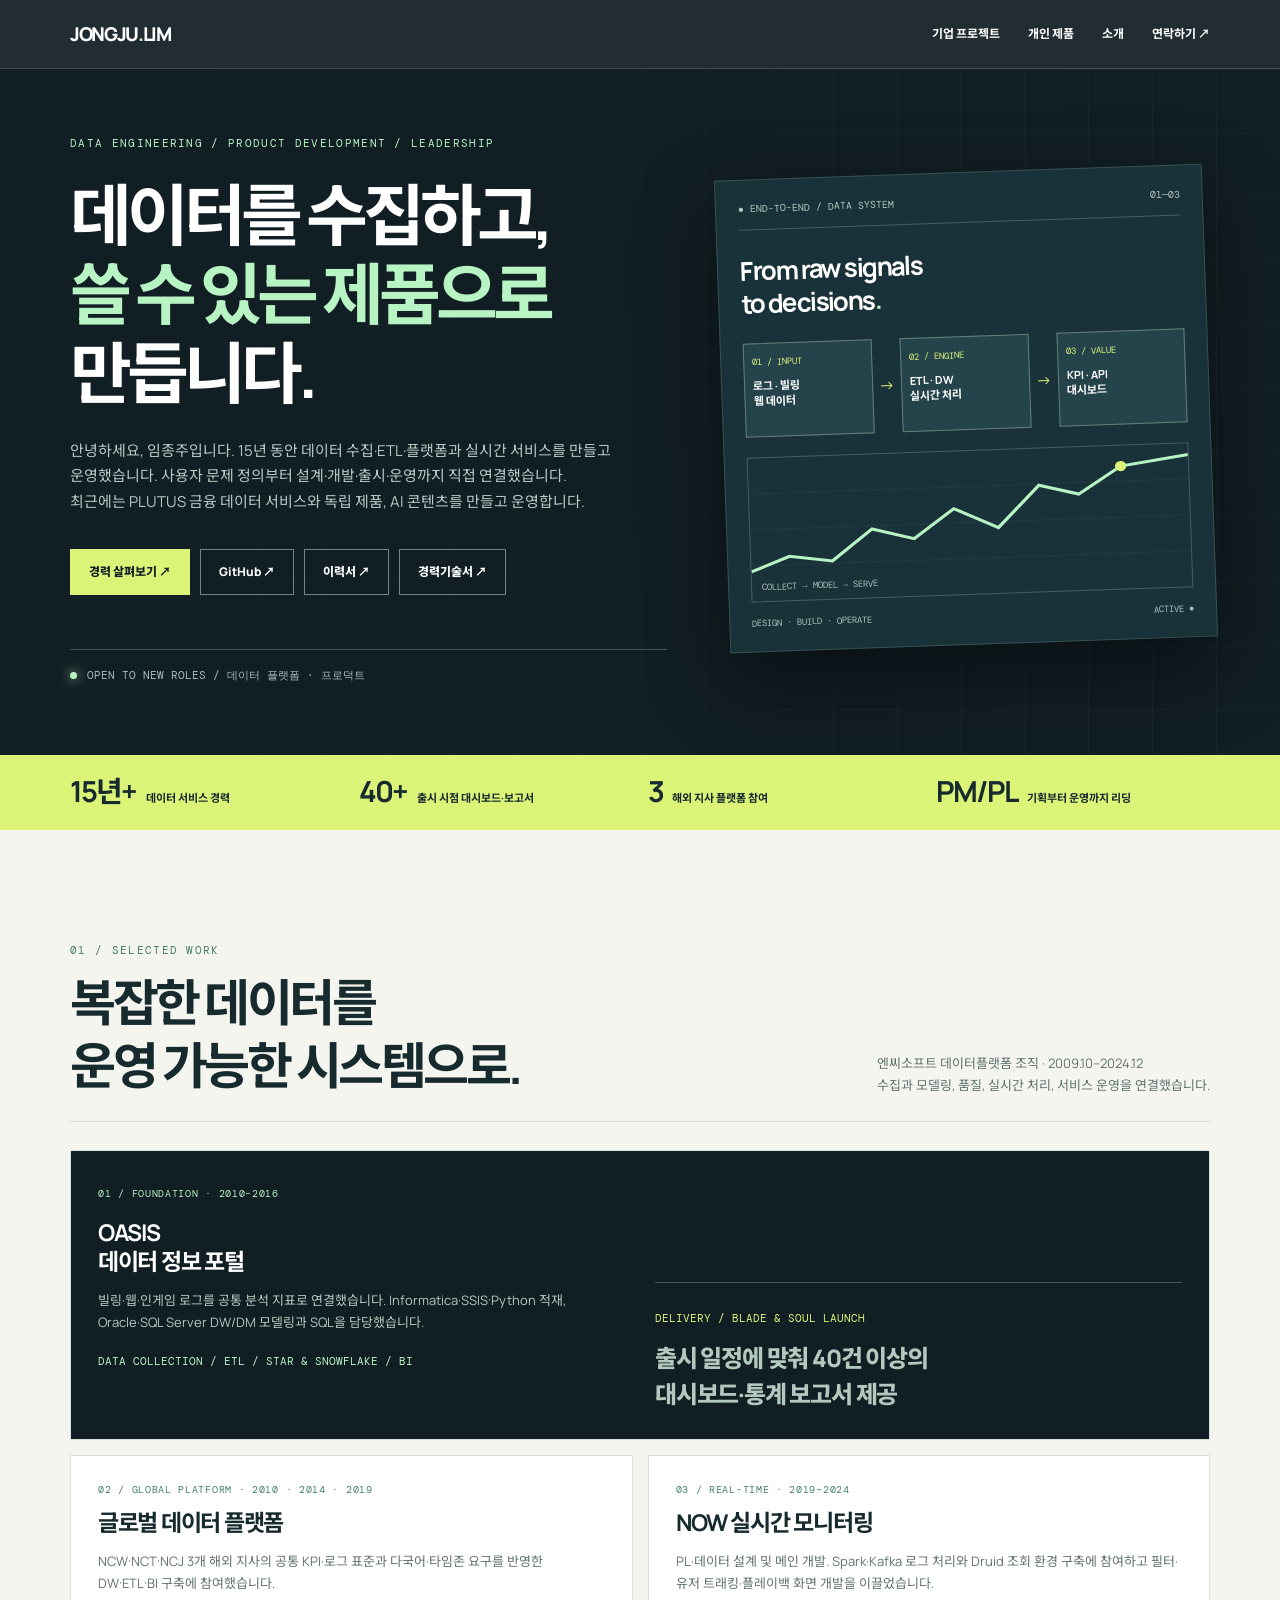
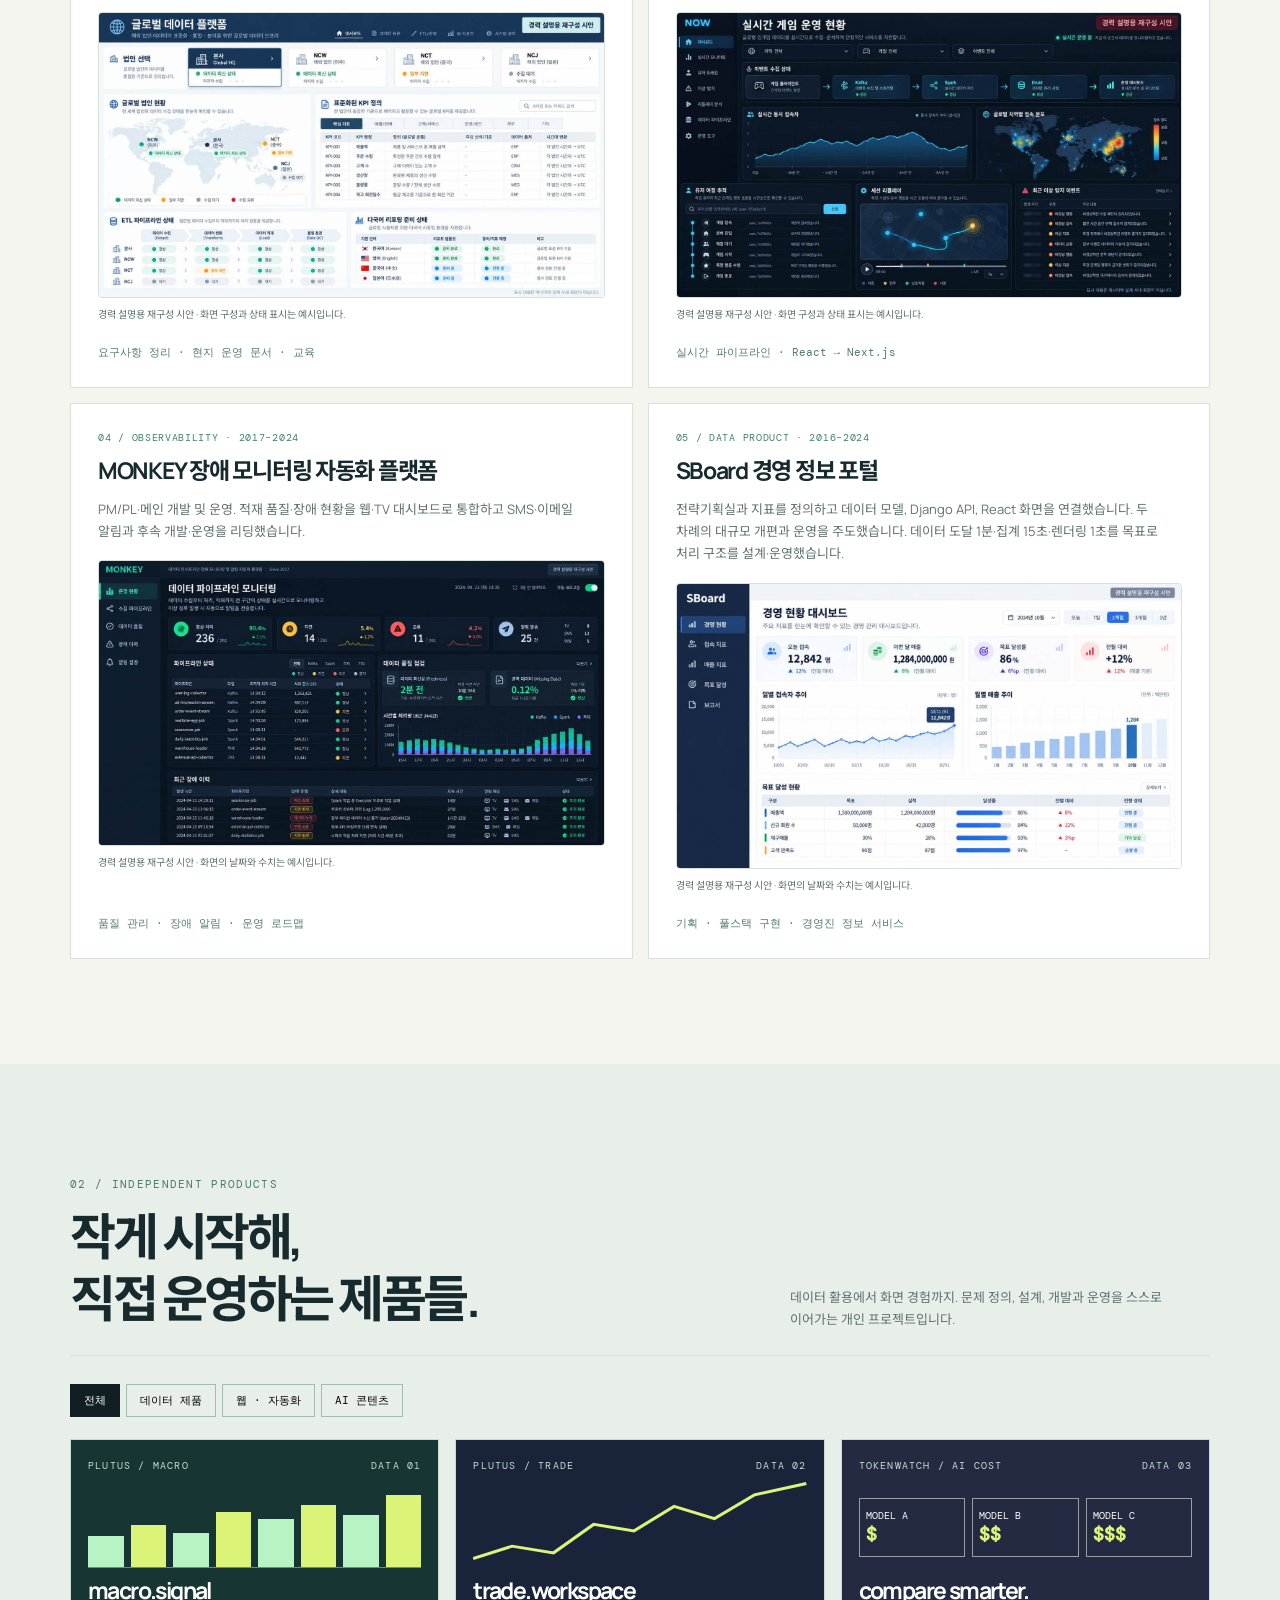
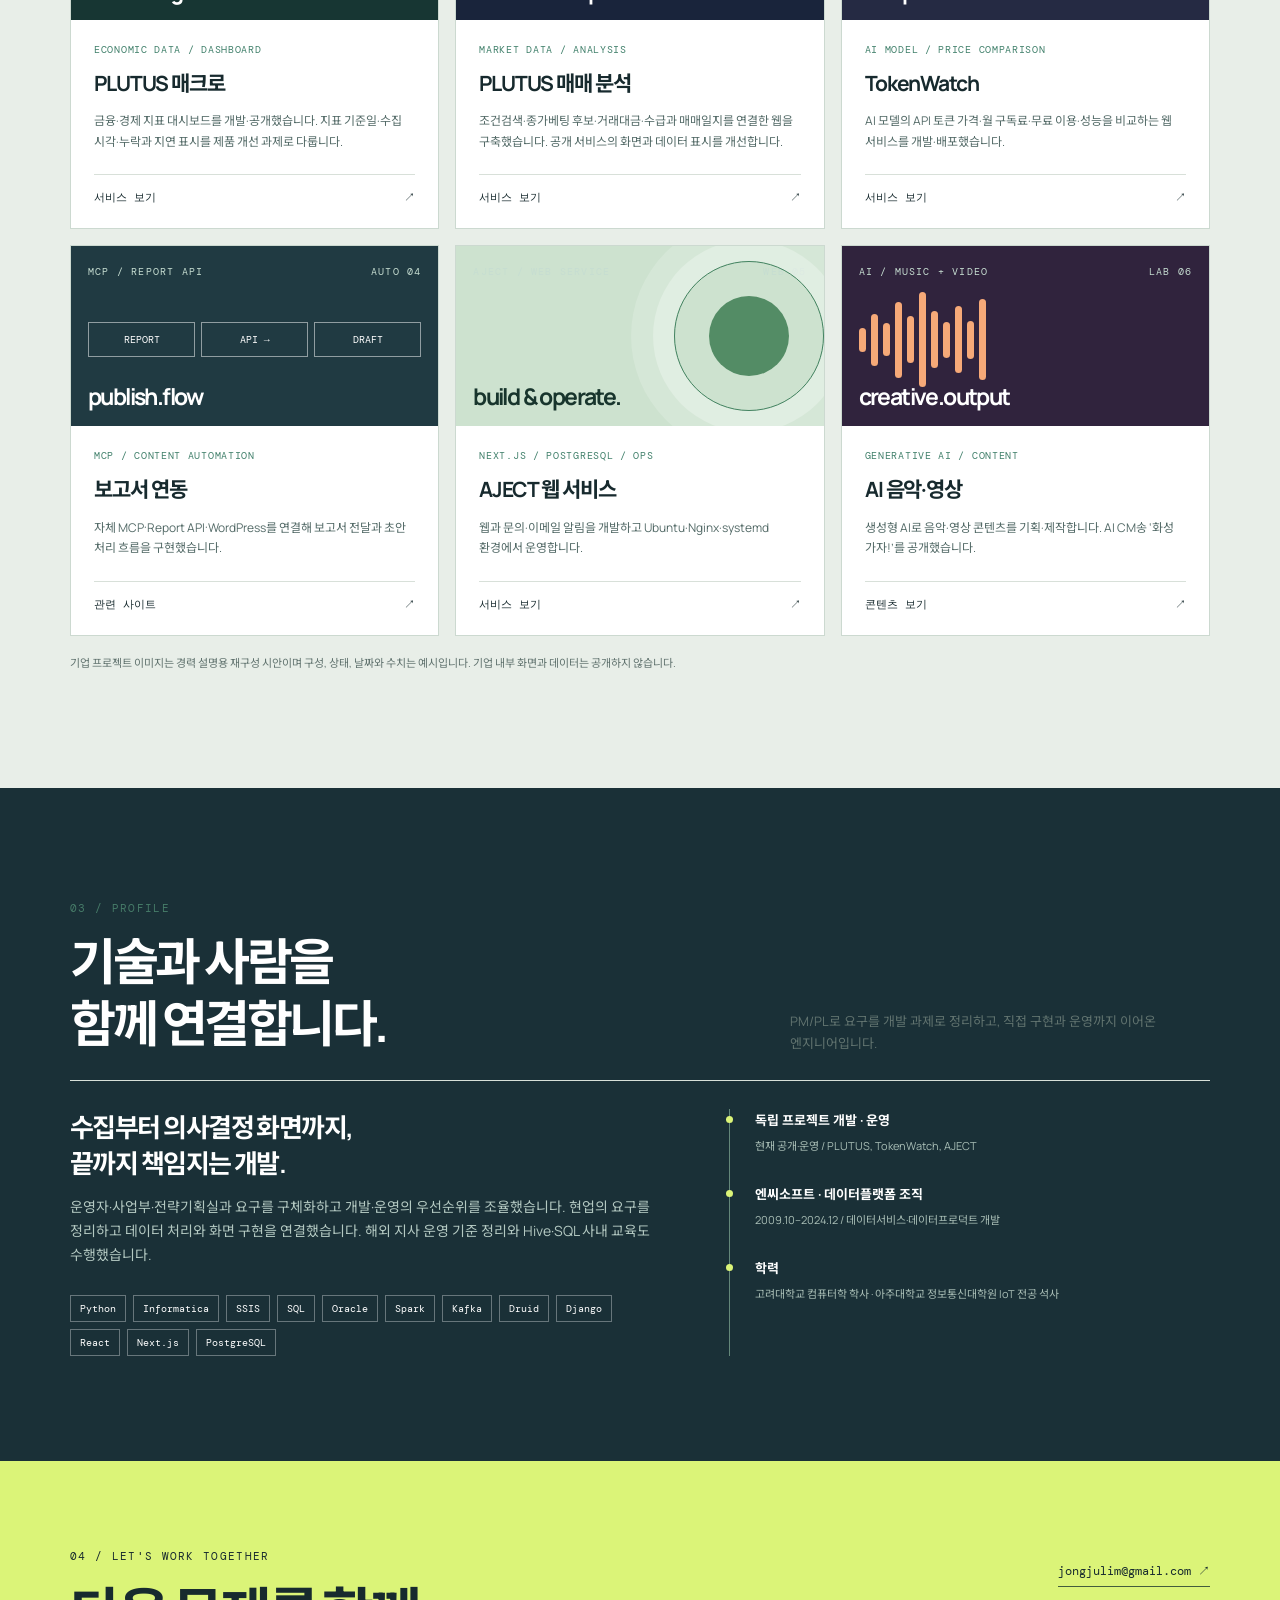
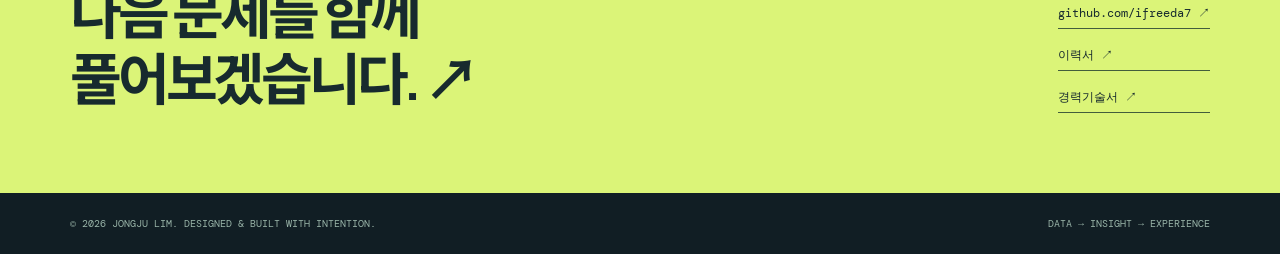
<file: index.html>
<!doctype html>
<html lang="ko">
<head>
<meta charset="utf-8"><meta name="viewport" content="width=device-width,initial-scale=1">
<meta name="theme-color" content="#111e24"><meta name="description" content="임종주 포트폴리오 · 데이터 수집, ETL, 빅데이터 플랫폼, 웹 제품과 AI 콘텐츠.">
<title>임종주 — Data Engineering & Digital Products</title>
<link rel="preconnect" href="https://fonts.googleapis.com"><link rel="preconnect" href="https://fonts.gstatic.com" crossorigin>
<link href="https://fonts.googleapis.com/css2?family=DM+Mono:wght@400;500&family=Manrope:wght@500;600;700;800&family=Noto+Sans+KR:wght@400;500;600;700;800&display=swap" rel="stylesheet">
<style>
:root{--dark:#111e24;--panel:#1b3036;--ink:#172a2e;--paper:#f4f5ef;--muted:#61736f;--line:#d8e0d9;--mint:#b8f3c4;--lime:#dbf478;--mono:'DM Mono',monospace;--sans:'Manrope','Noto Sans KR',sans-serif}*{box-sizing:border-box}html{scroll-behavior:smooth}body{margin:0;color:var(--ink);background:var(--paper);font-family:var(--sans);line-height:1.7;word-break:keep-all}a{color:inherit;text-decoration:none}a:focus-visible,button:focus-visible{outline:3px solid #fca95e;outline-offset:3px}.wrap{max-width:1220px;margin:auto;padding:0 40px}.eyebrow,.mono{font-family:var(--mono);font-size:11px;letter-spacing:.12em}.skip{position:absolute;left:-9999px}.skip:focus{left:10px;top:10px;background:#fff;padding:10px;z-index:30}
header{position:sticky;top:0;z-index:10;background:#111e24ed;color:#fff;border-bottom:1px solid #ffffff26;backdrop-filter:blur(12px)}header .wrap{height:68px;display:flex;align-items:center;justify-content:space-between;gap:15px}.brand{font-weight:800;letter-spacing:-.07em;font-size:19px}.brand em{color:var(--mint);font-style:normal}.nav{display:flex;gap:28px;font-size:12px;font-weight:700}.nav a:hover,.footer a:hover{color:var(--mint)}
.hero{background:var(--dark);color:#fff;position:relative;overflow:hidden}.hero:before{content:'';position:absolute;inset:0;background-image:linear-gradient(#ffffff09 1px,transparent 1px),linear-gradient(90deg,#ffffff09 1px,transparent 1px);background-size:64px 64px;mask-image:linear-gradient(90deg,transparent,#000)}.hero .wrap{position:relative;display:grid;grid-template-columns:1.1fr .9fr;gap:55px;min-height:650px;align-items:center;padding-top:65px;padding-bottom:72px}.hero .eyebrow{color:var(--mint)}h1{font-size:clamp(45px,5.25vw,73px);letter-spacing:-.075em;line-height:1.18;margin:22px 0 25px}h1 em{font-style:normal;color:var(--mint)}.intro{color:#b8c9c4;font-size:15px;max-width:550px}.actions{display:flex;flex-wrap:wrap;gap:10px;margin-top:35px}.button{padding:12px 18px;border:1px solid #ffffff70;font-size:12px;font-weight:800;display:inline-block;transition:transform .2s}.button.primary{background:var(--lime);border-color:var(--lime);color:var(--dark)}.button:hover,.product:hover{transform:translateY(-4px)}.availability{border-top:1px solid #ffffff3c;margin-top:54px;padding-top:18px;font:11px var(--mono);color:#a7bdb8}.availability:before{content:'';display:inline-block;background:var(--mint);box-shadow:0 0 12px var(--mint);width:7px;height:7px;border-radius:50%;margin-right:10px}
.console{background:#193138;border:1px solid #66807766;box-shadow:0 30px 80px #0007;padding:22px;transform:rotate(-2deg)}.console-top{display:flex;justify-content:space-between;border-bottom:1px solid #ffffff35;padding-bottom:14px;font:10px var(--mono);color:#b5c7c0}.console h2{font-size:26px;line-height:1.25;letter-spacing:-.06em;margin:24px 0}.console h2 span{color:var(--mint)}.pipeline{display:grid;grid-template-columns:1fr 20px 1fr 20px 1fr;align-items:center;gap:4px}.node{background:#25434b;border:1px solid #658077;padding:12px 8px;min-height:94px}.node small{display:block;color:var(--lime);font:9px var(--mono);margin-bottom:10px}.node b{font-size:11px;line-height:1.4;display:block}.arrow{text-align:center;color:var(--lime)}.signal{height:145px;margin-top:20px;border:1px solid #ffffff35;position:relative;background:repeating-linear-gradient(0deg,transparent 0 35px,#ffffff16 36px)}.signal svg{width:100%;height:100%}.signal span{position:absolute;bottom:8px;left:10px;font:9px var(--mono);color:#a9bdb7}.console-foot{display:flex;justify-content:space-between;font:9px var(--mono);color:#a9c3b9;margin-top:15px}
.stats{background:var(--lime)}.stats .wrap{display:grid;grid-template-columns:repeat(4,1fr);gap:15px;padding-top:22px;padding-bottom:22px}.stat{display:flex;align-items:baseline;gap:10px}.stat b{font-size:29px;letter-spacing:-.07em;line-height:1}.stat span{font-size:11px;font-weight:700}
section.content{padding:105px 0}.section-head{border-bottom:1px solid var(--line);display:flex;justify-content:space-between;align-items:end;gap:30px;padding-bottom:25px;margin-bottom:28px}.section-head .eyebrow{color:#467b68}.section-head h2{font-size:clamp(32px,4vw,50px);letter-spacing:-.07em;line-height:1.25;margin:9px 0 0}.section-head p{font-size:13px;color:var(--muted);max-width:420px;margin:0}
.cases{display:grid;grid-template-columns:repeat(2,1fr);gap:15px}.case{background:#fff;border:1px solid var(--line);padding:27px;min-height:265px;display:flex;flex-direction:column}.case.feature{grid-column:span 2;background:var(--dark);color:#fff;display:grid;grid-template-columns:1fr 1fr;gap:30px;min-height:290px}.case small,.product small{font:10px var(--mono);letter-spacing:.07em;color:#42816c}.case.feature small{color:var(--mint)}.case h3{font-size:23px;line-height:1.3;letter-spacing:-.055em;margin:12px 0}.case p{color:var(--muted);font-size:13px;margin:0}.case.feature p{color:#b3c9be}.case footer{margin-top:auto;padding-top:20px;color:#547b6b;font:11px var(--mono)}.case.feature footer{color:var(--mint)}.case-image{display:block;width:100%;height:auto;margin:18px 0 0;border:1px solid var(--line);border-radius:4px}.case-caption{font-size:10px!important;color:var(--muted)!important;margin:8px 0 2px!important}.case .outcome{border-top:1px solid #ffffff40;align-self:end;padding-top:20px;width:100%}.outcome b{color:var(--lime);font:11px var(--mono)}.outcome p{font-size:24px;font-weight:800;line-height:1.5;color:#fff;margin-top:10px;letter-spacing:-.05em}
#products{background:#e8eee8}.filters{display:flex;gap:6px;flex-wrap:wrap;margin-bottom:22px}.filters button{font:11px var(--mono);background:transparent;border:1px solid #a3bcb0;padding:8px 13px;cursor:pointer}.filters button[aria-pressed=true]{background:var(--dark);color:#fff;border-color:var(--dark)}.products{display:grid;grid-template-columns:repeat(3,1fr);gap:16px}.product{background:#fff;border:1px solid #ccd9d0;display:flex;flex-direction:column;transition:transform .2s,box-shadow .2s}.product:hover{box-shadow:0 22px 45px #16352917}.product[hidden]{display:none}.visual{height:180px;color:#fff;padding:17px;overflow:hidden;position:relative;background:#203a42}.visual .mono{font-size:10px;display:flex;justify-content:space-between;color:#c6ddd1}.visual strong{position:absolute;bottom:10px;left:17px;font-size:23px;letter-spacing:-.07em}.visual.macro{background:#173633}.visual.trade{background:#19243b}.visual.token{background:#252a43}.visual.aject{background:#cde2cf;color:#18352d}.visual.media{background:#30233d}.bars{display:flex;align-items:end;gap:7px;height:82px;margin-top:12px;border-bottom:1px solid #ffffff65}.bars i{height:var(--h);width:11%;background:var(--mint)}.bars i:nth-child(even){background:var(--lime)}.linechart{height:95px;width:100%}.prices{display:flex;gap:7px;margin-top:24px}.prices span{flex:1;border:1px solid #ffffff8a;padding:10px 6px;font:10px var(--mono)}.prices b{display:block;color:var(--lime);font-size:18px}.flow{display:flex;gap:6px;margin-top:42px}.flow span{border:1px solid #ffffff80;padding:10px 5px;flex:1;text-align:center;font:10px var(--mono)}.orbit{position:absolute;right:0;top:15px;width:150px;height:150px;border:1px solid #438361;border-radius:50%;box-shadow:0 0 0 21px #ffffff43,0 0 0 43px #ffffff2a}.orbit:after{content:'';position:absolute;inset:34px;background:#538c65;border-radius:50%}.wave{display:flex;gap:5px;align-items:center;height:95px;margin-top:12px}.wave i{height:var(--h);width:7px;border-radius:8px;background:#f6a978}.product-body{padding:23px;display:flex;flex-direction:column;flex:1}.product h3{font-size:21px;letter-spacing:-.05em;margin:10px 0}.product p{font-size:12px;color:#536a67;margin:0 0 22px}.product a{border-top:1px solid var(--line);padding-top:15px;margin-top:auto;font:11px var(--mono);display:flex;justify-content:space-between}.product a:hover{color:#2b8863}.note{font-size:11px;color:var(--muted);margin-top:18px}
#about{background:#1a3037;color:#fff}.about-grid{display:grid;grid-template-columns:1.1fr .9fr;gap:70px}.about-grid h3{font-size:26px;letter-spacing:-.06em;line-height:1.4;margin:0}.about-grid p{font-size:14px;color:#b4c9c2}.skills{display:flex;flex-wrap:wrap;gap:7px;margin-top:28px}.skills span{border:1px solid #ffffff56;padding:6px 9px;font:10px var(--mono)}.timeline{border-left:1px solid #648779;padding-left:25px}.timeline div{margin-bottom:25px;position:relative}.timeline div:before{content:'';position:absolute;left:-29px;top:7px;width:7px;height:7px;background:var(--lime);border-radius:50%}.timeline b{display:block;font-size:13px}.timeline span{font-size:11px;color:#a8bdb5}
.contact{background:var(--lime);padding:80px 0}.contact .wrap{display:flex;justify-content:space-between;align-items:end;gap:30px}.contact h2{font-size:clamp(34px,4.4vw,60px);letter-spacing:-.075em;line-height:1.18;margin:12px 0 0}.contact-links{display:grid;gap:12px;font:12px var(--mono)}.contact-links a{border-bottom:1px solid #435d3c;padding:6px 0}.footer{background:var(--dark);color:#99b4a8;padding:24px 0;font:10px var(--mono)}.footer .wrap{display:flex;justify-content:space-between;gap:20px}
@media(max-width:900px){.hero .wrap{grid-template-columns:1fr}.console{max-width:620px;transform:none}.products{grid-template-columns:repeat(2,1fr)}}@media(max-width:650px){.wrap{padding:0 20px}header .wrap{height:60px}.nav{gap:13px}.nav a:nth-child(2){display:none}.hero .wrap{padding-top:60px;padding-bottom:65px;gap:40px;min-height:0}h1{font-size:43px}.console{padding:14px}.node{padding:8px 4px}.node b{font-size:9px}.stats .wrap{grid-template-columns:repeat(2,1fr)}.stat b{font-size:24px}section.content{padding:68px 0}.section-head{display:block}.section-head p{margin-top:15px}.cases,.products,.about-grid{grid-template-columns:1fr}.case.feature{grid-column:auto;display:flex}.case{min-height:0}.contact .wrap,.footer .wrap{display:block}.contact-links{margin-top:30px}}@media(prefers-reduced-motion:reduce){html{scroll-behavior:auto}*{transition:none!important}}
</style>
</head>
<body>
<a class="skip" href="#main">본문으로 이동</a>
<header><div class="wrap"><a class="brand" href="#top">JONGJU<em>.</em>LIM</a><nav class="nav" aria-label="주 메뉴"><a href="#work">기업 프로젝트</a><a href="#products">개인 제품</a><a href="#about">소개</a><a href="#contact">연락하기 ↗</a></nav></div></header>
<main id="main">
<div class="hero" id="top"><div class="wrap"><div><div class="eyebrow">DATA ENGINEERING / PRODUCT DEVELOPMENT / LEADERSHIP</div><h1>데이터를 수집하고,<br><em>쓸 수 있는 제품으로</em><br>만듭니다.</h1><p class="intro">안녕하세요, 임종주입니다. 15년 동안 데이터 수집·ETL·플랫폼과 실시간 서비스를 만들고 운영했습니다. 사용자 문제 정의부터 설계·개발·출시·운영까지 직접 연결했습니다. 최근에는 PLUTUS 금융 데이터 서비스와 독립 제품, AI 콘텐츠를 만들고 운영합니다.</p><div class="actions"><a class="button primary" href="#work">경력 살펴보기 ↗</a><a class="button" href="https://github.com/ifreeda7">GitHub ↗</a><a class="button" href="resume.html">이력서 ↗</a><a class="button" href="career_history.html">경력기술서 ↗</a></div><div class="availability">OPEN TO NEW ROLES / 데이터 플랫폼 · 프로덕트</div></div><div class="console" aria-label="데이터 수집부터 서비스까지의 경험을 표현한 도식"><div class="console-top"><span>● END-TO-END / DATA SYSTEM</span><span>01—03</span></div><h2>From raw signals<br>to decisions<span>.</span></h2><div class="pipeline"><div class="node"><small>01 / INPUT</small><b>로그 · 빌링<br>웹 데이터</b></div><div class="arrow">→</div><div class="node"><small>02 / ENGINE</small><b>ETL · DW<br>실시간 처리</b></div><div class="arrow">→</div><div class="node"><small>03 / VALUE</small><b>KPI · API<br>대시보드</b></div></div><div class="signal"><svg viewBox="0 0 390 140" preserveAspectRatio="none" aria-hidden="true"><polyline fill="none" stroke="#b8f3c4" stroke-width="3" points="0,111 34,97 72,103 108,73 145,84 181,56 220,76 257,36 292,46 330,20 390,11"/><circle cx="330" cy="20" r="5" fill="#dbf478"/></svg><span>COLLECT → MODEL → SERVE</span></div><div class="console-foot"><span>DESIGN · BUILD · OPERATE</span><span>ACTIVE ●</span></div></div></div></div>
<div class="stats"><div class="wrap"><div class="stat"><b>15년+</b><span>데이터 서비스 경력</span></div><div class="stat"><b>40+</b><span>출시 시점 대시보드·보고서</span></div><div class="stat"><b>3</b><span>해외 지사 플랫폼 참여</span></div><div class="stat"><b>PM/PL</b><span>기획부터 운영까지 리딩</span></div></div></div>
<section class="content" id="work"><div class="wrap"><div class="section-head"><div><span class="eyebrow">01 / SELECTED WORK</span><h2>복잡한 데이터를<br>운영 가능한 시스템으로.</h2></div><p>엔씨소프트 데이터플랫폼 조직 · 2009.10–2024.12<br>수집과 모델링, 품질, 실시간 처리, 서비스 운영을 연결했습니다.</p></div><div class="cases">
<article class="case feature"><div><small>01 / FOUNDATION · 2010–2016</small><h3>OASIS<br>데이터 정보 포털</h3><p>빌링·웹·인게임 로그를 공통 분석 지표로 연결했습니다. Informatica·SSIS·Python 적재, Oracle·SQL Server DW/DM 모델링과 SQL을 담당했습니다.</p><footer>DATA COLLECTION / ETL / STAR & SNOWFLAKE / BI</footer></div><div class="outcome"><b>DELIVERY / BLADE & SOUL LAUNCH</b><p>출시 일정에 맞춰 40건 이상의<br>대시보드·통계 보고서 제공</p></div></article>
<article class="case"><small>02 / GLOBAL PLATFORM · 2010 · 2014 · 2019</small><h3>글로벌 데이터 플랫폼</h3><p>NCW·NCT·NCJ 3개 해외 지사의 공통 KPI·로그 표준과 다국어·타임존 요구를 반영한 DW·ETL·BI 구축에 참여했습니다.</p><figure style="margin:0"><img class="case-image" src="assets/global-data-platform-concept.jpg" alt="글로벌 데이터 플랫폼의 경력 설명용 재구성 화면" loading="lazy"><figcaption class="case-caption">경력 설명용 재구성 시안 · 화면 구성과 상태 표시는 예시입니다.</figcaption></figure><footer>요구사항 정리 · 현지 운영 문서 · 교육</footer></article>
<article class="case"><small>03 / REAL-TIME · 2019–2024</small><h3>NOW 실시간 모니터링</h3><p>PL·데이터 설계 및 메인 개발. Spark·Kafka 로그 처리와 Druid 조회 환경 구축에 참여하고 필터·유저 트래킹·플레이백 화면 개발을 이끌었습니다.</p><figure style="margin:0"><img class="case-image" src="assets/now-concept.jpg" alt="NOW 글로벌 실시간 게임 데이터 모니터링의 경력 설명용 재구성 화면" loading="lazy"><figcaption class="case-caption">경력 설명용 재구성 시안 · 화면 구성과 상태 표시는 예시입니다.</figcaption></figure><footer>실시간 파이프라인 · React → Next.js</footer></article>
<article class="case"><small>04 / OBSERVABILITY · 2017–2024</small><h3>MONKEY 장애 모니터링 자동화 플랫폼</h3><p>PM/PL·메인 개발 및 운영. 적재 품질·장애 현황을 웹·TV 대시보드로 통합하고 SMS·이메일 알림과 후속 개발·운영을 리딩했습니다.</p><figure style="margin:0"><img class="case-image" src="assets/monkey-concept.jpg" alt="MONKEY 장애 모니터링 자동화 플랫폼의 경력 설명용 재구성 화면" loading="lazy"><figcaption class="case-caption">경력 설명용 재구성 시안 · 화면의 날짜와 수치는 예시입니다.</figcaption></figure><footer>품질 관리 · 장애 알림 · 운영 로드맵</footer></article>
<article class="case"><small>05 / DATA PRODUCT · 2016–2024</small><h3>SBoard 경영 정보 포털</h3><p>전략기획실과 지표를 정의하고 데이터 모델, Django API, React 화면을 연결했습니다. 두 차례의 대규모 개편과 운영을 주도했습니다. 데이터 도달 1분·집계 15초·렌더링 1초를 목표로 처리 구조를 설계·운영했습니다.</p><figure style="margin:0"><img class="case-image" src="assets/sboard-concept.jpg" alt="SBoard 경영 정보 포털의 경력 설명용 재구성 화면" loading="lazy"><figcaption class="case-caption">경력 설명용 재구성 시안 · 화면의 날짜와 수치는 예시입니다.</figcaption></figure><footer>기획 · 풀스택 구현 · 경영진 정보 서비스</footer></article></div></div></section>
<section class="content" id="products"><div class="wrap"><div class="section-head"><div><span class="eyebrow">02 / INDEPENDENT PRODUCTS</span><h2>작게 시작해,<br>직접 운영하는 제품들.</h2></div><p>데이터 활용에서 화면 경험까지. 문제 정의, 설계, 개발과 운영을 스스로 이어가는 개인 프로젝트입니다.</p></div><div class="filters" role="group" aria-label="프로젝트 필터"><button type="button" data-filter="all" aria-pressed="true">전체</button><button type="button" data-filter="data" aria-pressed="false">데이터 제품</button><button type="button" data-filter="web" aria-pressed="false">웹 · 자동화</button><button type="button" data-filter="creative" aria-pressed="false">AI 콘텐츠</button></div><div class="products">
<article class="product" data-category="data"><div class="visual macro"><div class="mono"><span>PLUTUS / MACRO</span><span>DATA 01</span></div><div class="bars"><i style="--h:38%"></i><i style="--h:52%"></i><i style="--h:42%"></i><i style="--h:67%"></i><i style="--h:59%"></i><i style="--h:76%"></i><i style="--h:64%"></i><i style="--h:88%"></i></div><strong>macro.signal</strong></div><div class="product-body"><small>ECONOMIC DATA / DASHBOARD</small><h3>PLUTUS 매크로</h3><p>금융·경제 지표 대시보드를 개발·공개했습니다. 지표 기준일·수집 시각·누락과 지연 표시를 제품 개선 과제로 다룹니다.</p><a href="https://macro.plutus.ai.kr/" target="_blank" rel="noopener">서비스 보기 <span>↗</span></a></div></article>
<article class="product" data-category="data"><div class="visual trade"><div class="mono"><span>PLUTUS / TRADE</span><span>DATA 02</span></div><svg class="linechart" viewBox="0 0 290 100" preserveAspectRatio="none" aria-hidden="true"><path d="M0 89L34 76L70 83L105 53L140 60L175 34L210 47L245 22L290 10" fill="none" stroke="#dbf478" stroke-width="3"/></svg><strong>trade.workspace</strong></div><div class="product-body"><small>MARKET DATA / ANALYSIS</small><h3>PLUTUS 매매 분석</h3><p>조건검색·종가베팅 후보·거래대금·수급과 매매일지를 연결한 웹을 구축했습니다. 공개 서비스의 화면과 데이터 표시를 개선합니다.</p><a href="https://trade.plutus.ai.kr/" target="_blank" rel="noopener">서비스 보기 <span>↗</span></a></div></article>
<article class="product" data-category="data"><div class="visual token"><div class="mono"><span>TOKENWATCH / AI COST</span><span>DATA 03</span></div><div class="prices"><span>MODEL A<b>$</b></span><span>MODEL B<b>$$</b></span><span>MODEL C<b>$$$</b></span></div><strong>compare smarter.</strong></div><div class="product-body"><small>AI MODEL / PRICE COMPARISON</small><h3>TokenWatch</h3><p>AI 모델의 API 토큰 가격·월 구독료·무료 이용·성능을 비교하는 웹 서비스를 개발·배포했습니다.</p><a href="https://tokenwatch.aject.co.kr/" target="_blank" rel="noopener">서비스 보기 <span>↗</span></a></div></article>
<article class="product" data-category="web"><div class="visual"><div class="mono"><span>MCP / REPORT API</span><span>AUTO 04</span></div><div class="flow"><span>REPORT</span><span>API →</span><span>DRAFT</span></div><strong>publish.flow</strong></div><div class="product-body"><small>MCP / CONTENT AUTOMATION</small><h3>보고서 연동</h3><p>자체 MCP·Report API·WordPress를 연결해 보고서 전달과 초안 처리 흐름을 구현했습니다.</p><a href="https://plutus.ai.kr/" target="_blank" rel="noopener">관련 사이트 <span>↗</span></a></div></article>
<article class="product" data-category="web"><div class="visual aject"><div class="mono"><span>AJECT / WEB SERVICE</span><span>WEB 05</span></div><div class="orbit"></div><strong>build & operate.</strong></div><div class="product-body"><small>NEXT.JS / POSTGRESQL / OPS</small><h3>AJECT 웹 서비스</h3><p>웹과 문의·이메일 알림을 개발하고 Ubuntu·Nginx·systemd 환경에서 운영합니다.</p><a href="https://aject.co.kr/" target="_blank" rel="noopener">서비스 보기 <span>↗</span></a></div></article>
<article class="product" data-category="creative"><div class="visual media"><div class="mono"><span>AI / MUSIC + VIDEO</span><span>LAB 06</span></div><div class="wave"><i style="--h:25%"></i><i style="--h:55%"></i><i style="--h:35%"></i><i style="--h:80%"></i><i style="--h:50%"></i><i style="--h:100%"></i><i style="--h:60%"></i><i style="--h:38%"></i><i style="--h:70%"></i><i style="--h:40%"></i><i style="--h:85%"></i></div><strong>creative.output</strong></div><div class="product-body"><small>GENERATIVE AI / CONTENT</small><h3>AI 음악·영상</h3><p>생성형 AI로 음악·영상 콘텐츠를 기획·제작합니다. AI CM송 ‘화성 가자!’를 공개했습니다.</p><a href="https://www.youtube.com/watch?v=wcWK-Up_-Wg" target="_blank" rel="noopener">콘텐츠 보기 <span>↗</span></a></div></article>
</div><p class="note">기업 프로젝트 이미지는 경력 설명용 재구성 시안이며 구성, 상태, 날짜와 수치는 예시입니다. 기업 내부 화면과 데이터는 공개하지 않습니다.</p></div></section>
<section class="content" id="about"><div class="wrap"><div class="section-head"><div><span class="eyebrow">03 / PROFILE</span><h2>기술과 사람을<br>함께 연결합니다.</h2></div><p>PM/PL로 요구를 개발 과제로 정리하고, 직접 구현과 운영까지 이어온 엔지니어입니다.</p></div><div class="about-grid"><div><h3>수집부터 의사결정 화면까지,<br>끝까지 책임지는 개발.</h3><p>운영자·사업부·전략기획실과 요구를 구체화하고 개발·운영의 우선순위를 조율했습니다. 현업의 요구를 정리하고 데이터 처리와 화면 구현을 연결했습니다. 해외 지사 운영 기준 정리와 Hive·SQL 사내 교육도 수행했습니다.</p><div class="skills"><span>Python</span><span>Informatica</span><span>SSIS</span><span>SQL</span><span>Oracle</span><span>Spark</span><span>Kafka</span><span>Druid</span><span>Django</span><span>React</span><span>Next.js</span><span>PostgreSQL</span></div></div><div class="timeline"><div><b>독립 프로젝트 개발 · 운영</b><span>현재 공개·운영 / PLUTUS, TokenWatch, AJECT</span></div><div><b>엔씨소프트 · 데이터플랫폼 조직</b><span>2009.10–2024.12 / 데이터서비스·데이터프로덕트 개발</span></div><div><b>학력</b><span>고려대학교 컴퓨터학 학사 · 아주대학교 정보통신대학원 IoT 전공 석사</span></div></div></div></div></section>
<section class="contact" id="contact"><div class="wrap"><div><span class="eyebrow">04 / LET'S WORK TOGETHER</span><h2>다음 문제를 함께<br>풀어보겠습니다. ↗</h2></div><div class="contact-links"><a href="mailto:jongjulim@gmail.com">jongjulim@gmail.com ↗</a><a href="https://github.com/ifreeda7">github.com/ifreeda7 ↗</a><a href="resume.html">이력서 ↗</a><a href="career_history.html">경력기술서 ↗</a></div></div></section>
</main><footer class="footer"><div class="wrap"><span>© 2026 JONGJU LIM. DESIGNED & BUILT WITH INTENTION.</span><span>DATA → INSIGHT → EXPERIENCE</span></div></footer>
<script>document.querySelectorAll('[data-filter]').forEach(button=>button.addEventListener('click',()=>{const value=button.dataset.filter;document.querySelectorAll('[data-filter]').forEach(b=>b.setAttribute('aria-pressed',String(b===button)));document.querySelectorAll('.product').forEach(card=>{card.hidden=value!=='all'&&card.dataset.category!==value})}));</script>
</body></html>
</file>
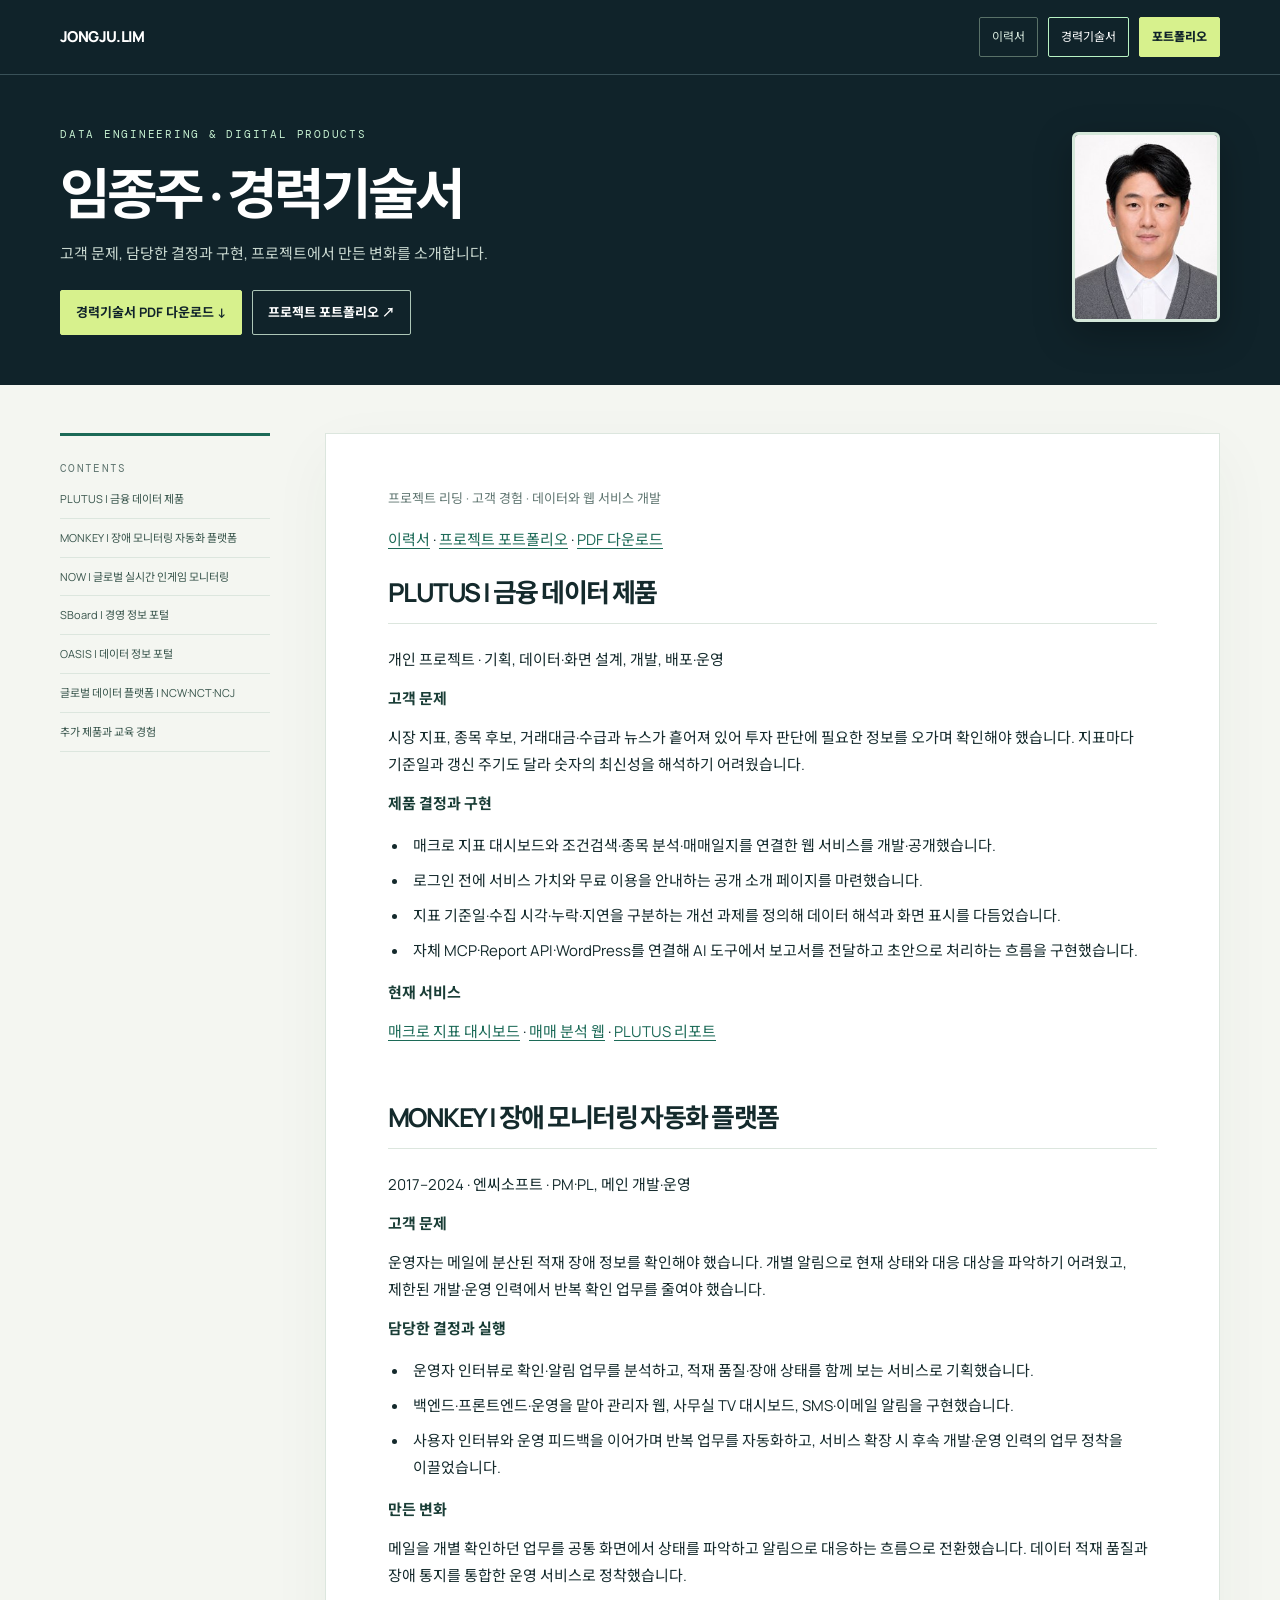
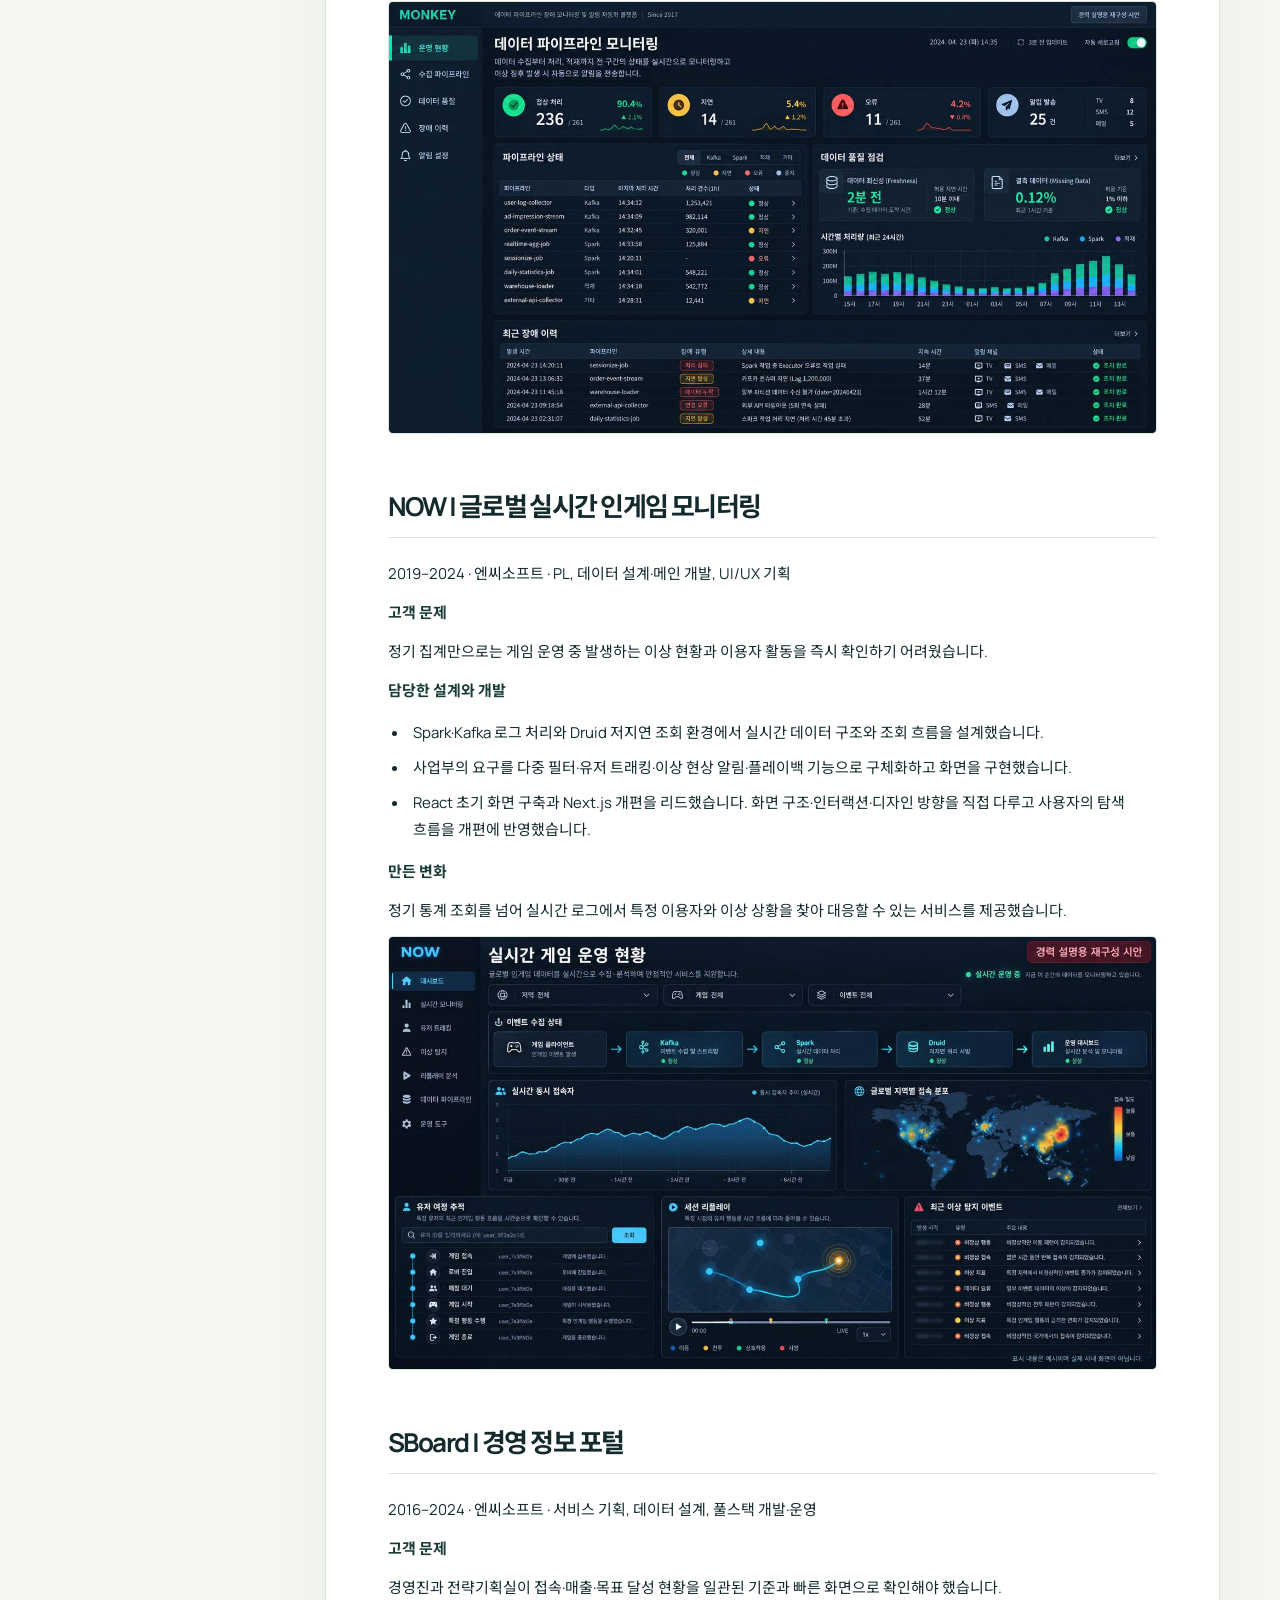
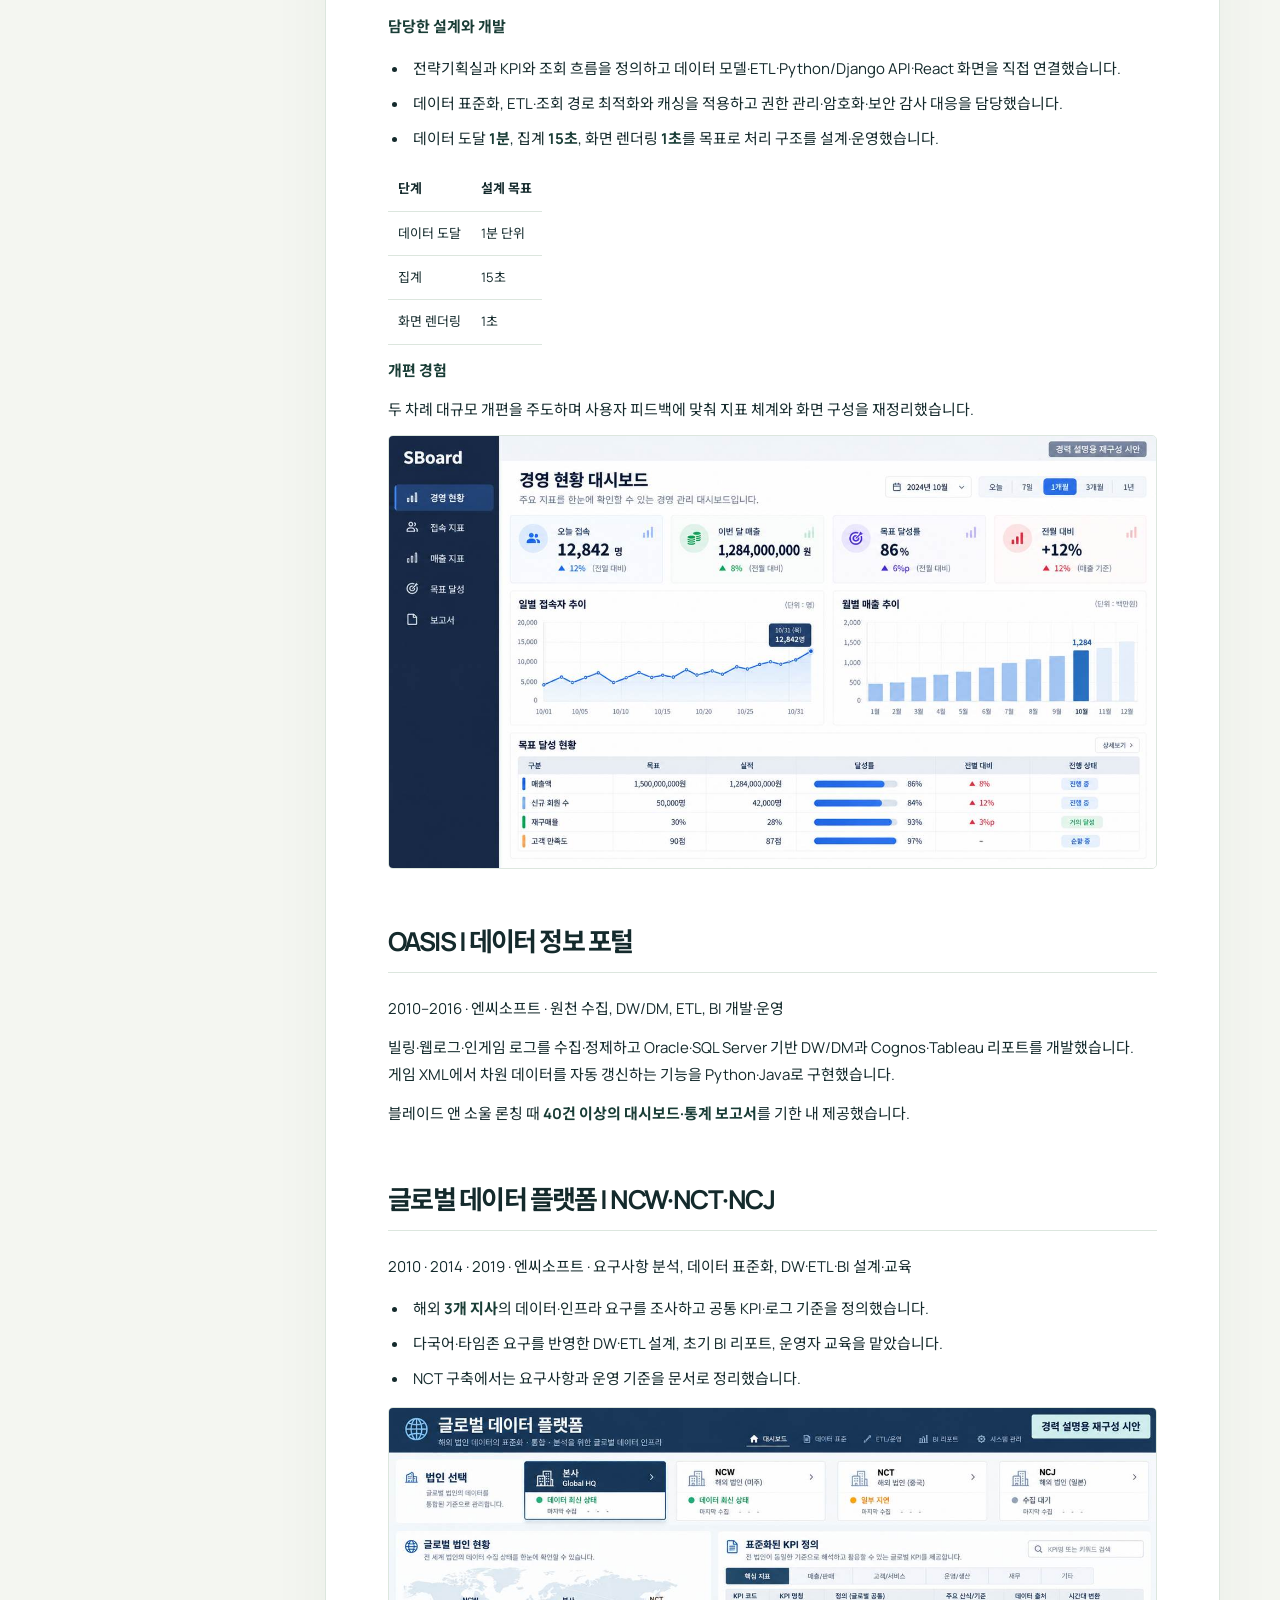
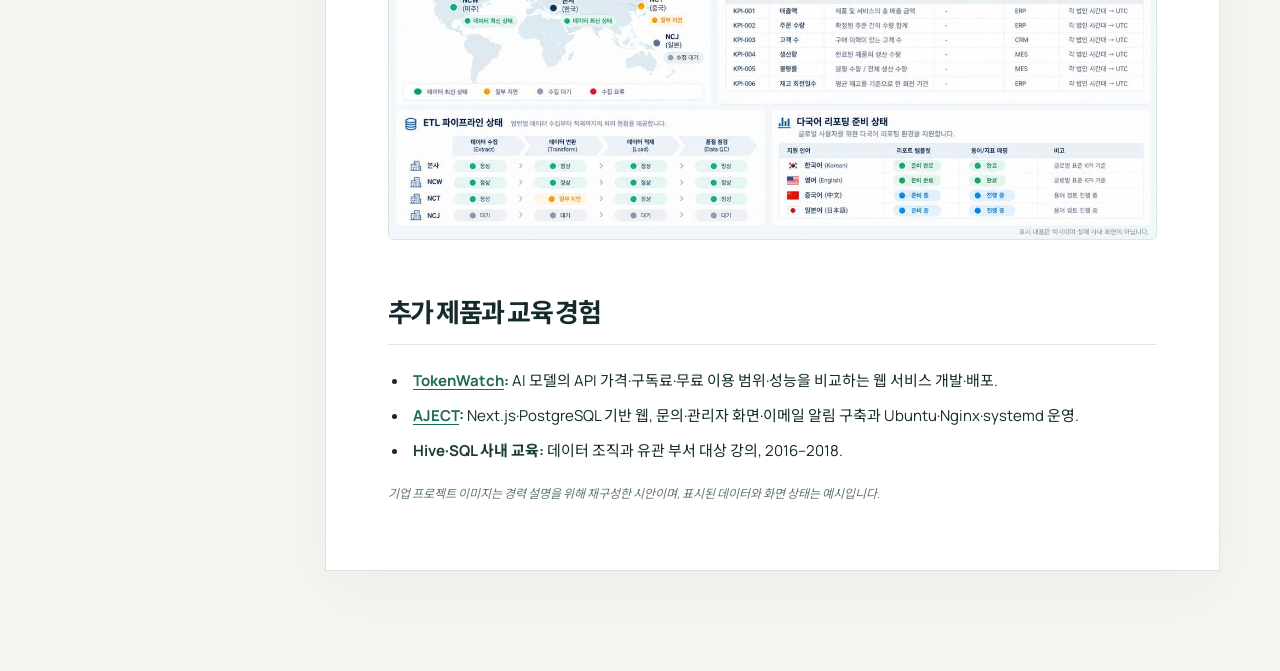
<file: career_history.html>
<!doctype html><html lang="ko"><head><meta charset="utf-8"><meta name="viewport" content="width=device-width,initial-scale=1"><meta name="description" content="임종주 경력기술서 · Data Engineering &amp; Digital Products"><title>임종주 | 경력기술서 · Data Engineering &amp; Digital Products</title><link rel="preconnect" href="https://fonts.googleapis.com"><link rel="preconnect" href="https://fonts.gstatic.com" crossorigin><link href="https://fonts.googleapis.com/css2?family=DM+Mono:wght@400;500&family=Manrope:wght@500;600;700;800&family=Noto+Sans+KR:wght@400;500;600;700;800&display=swap" rel="stylesheet"><link rel="stylesheet" href="assets/documents.css"></head><body class="career-document"><header class="topbar"><div class="topbar-inner"><a class="brand" href="/">JONGJU.LIM</a><nav aria-label="자료 메뉴"><a href="resume.html">이력서</a><a href="career_history.html" aria-current="page">경력기술서</a><a href="/#work">포트폴리오</a></nav></div></header><section class="hero"><div class="hero-inner"><div class="hero-copy"><span class="eyebrow">DATA ENGINEERING &amp; DIGITAL PRODUCTS</span><h1>임종주 · 경력기술서</h1><p>고객 문제, 담당한 결정과 구현, 프로젝트에서 만든 변화를 소개합니다.</p><div class="hero-actions"><a href="career_history.pdf" download>경력기술서 PDF 다운로드 ↓</a><a href="/#work">프로젝트 포트폴리오 ↗</a></div></div><img class="hero-photo" src="assets/jongju-lim-portrait.jpg" alt="임종주 프로필 사진" width="229" height="294"></div></section><div class="layout"><aside class="sidebar" aria-label="섹션 바로가기"><strong>CONTENTS</strong><a href="#plutus--금융-데이터-제품">PLUTUS | 금융 데이터 제품</a><a href="#monkey--장애-모니터링-자동화-플랫폼">MONKEY | 장애 모니터링
자동화 플랫폼</a><a href="#now--글로벌-실시간-인게임-모니터링">NOW | 글로벌 실시간 인게임
모니터링</a><a href="#sboard--경영-정보-포털">SBoard | 경영 정보 포털</a><a href="#oasis--데이터-정보-포털">OASIS | 데이터 정보 포털</a><a href="#글로벌-데이터-플랫폼--ncwnctncj">글로벌 데이터 플랫폼 |
NCW·NCT·NCJ</a><a href="#추가-제품과-교육-경험">추가 제품과 교육 경험</a></aside><main class="resume" id="main"><h1 class="document-title" id="임종주--경력기술서">임종주 | 경력기술서</h1>
<p>프로젝트 리딩 · 고객 경험 · 데이터와 웹 서비스 개발</p>
<p><a href="https://ifreeda7.github.io/resume.html">이력서</a> · <a
href="https://ifreeda7.github.io/#work">프로젝트 포트폴리오</a> · <a
href="https://ifreeda7.github.io/career_history.pdf">PDF
다운로드</a></p>
<h2 id="plutus--금융-데이터-제품">PLUTUS | 금융 데이터 제품</h2>
<p>개인 프로젝트 · 기획, 데이터·화면 설계, 개발, 배포·운영</p>
<p><strong>고객 문제</strong></p>
<p>시장 지표, 종목 후보, 거래대금·수급과 뉴스가 흩어져 있어 투자 판단에
필요한 정보를 오가며 확인해야 했습니다. 지표마다 기준일과 갱신 주기도
달라 숫자의 최신성을 해석하기 어려웠습니다.</p>
<p><strong>제품 결정과 구현</strong></p>
<ul>
<li>매크로 지표 대시보드와 조건검색·종목 분석·매매일지를 연결한 웹
서비스를 개발·공개했습니다.</li>
<li>로그인 전에 서비스 가치와 무료 이용을 안내하는 공개 소개 페이지를
마련했습니다.</li>
<li>지표 기준일·수집 시각·누락·지연을 구분하는 개선 과제를 정의해 데이터
해석과 화면 표시를 다듬었습니다.</li>
<li>자체 MCP·Report API·WordPress를 연결해 AI 도구에서 보고서를 전달하고
초안으로 처리하는 흐름을 구현했습니다.</li>
</ul>
<p><strong>현재 서비스</strong></p>
<p><a href="https://macro.plutus.ai.kr/">매크로 지표 대시보드</a> · <a
href="https://trade.plutus.ai.kr/">매매 분석 웹</a> · <a
href="https://plutus.ai.kr/">PLUTUS 리포트</a></p>
<h2 id="monkey--장애-모니터링-자동화-플랫폼">MONKEY | 장애 모니터링
자동화 플랫폼</h2>
<p>2017–2024 · 엔씨소프트 · PM·PL, 메인 개발·운영</p>
<p><strong>고객 문제</strong></p>
<p>운영자는 메일에 분산된 적재 장애 정보를 확인해야 했습니다. 개별
알림으로 현재 상태와 대응 대상을 파악하기 어려웠고, 제한된 개발·운영
인력에서 반복 확인 업무를 줄여야 했습니다.</p>
<p><strong>담당한 결정과 실행</strong></p>
<ul>
<li>운영자 인터뷰로 확인·알림 업무를 분석하고, 적재 품질·장애 상태를
함께 보는 서비스로 기획했습니다.</li>
<li>백엔드·프론트엔드·운영을 맡아 관리자 웹, 사무실 TV 대시보드,
SMS·이메일 알림을 구현했습니다.</li>
<li>사용자 인터뷰와 운영 피드백을 이어가며 반복 업무를 자동화하고,
서비스 확장 시 후속 개발·운영 인력의 업무 정착을 이끌었습니다.</li>
</ul>
<p><strong>만든 변화</strong></p>
<p>메일을 개별 확인하던 업무를 공통 화면에서 상태를 파악하고 알림으로
대응하는 흐름으로 전환했습니다. 데이터 적재 품질과 장애 통지를 통합한
운영 서비스로 정착했습니다.</p>
<p><img src="assets/monkey-concept.jpg" alt="MONKEY 재구성 시안" /></p>
<h2 id="now--글로벌-실시간-인게임-모니터링">NOW | 글로벌 실시간 인게임
모니터링</h2>
<p>2019–2024 · 엔씨소프트 · PL, 데이터 설계·메인 개발, UI/UX 기획</p>
<p><strong>고객 문제</strong></p>
<p>정기 집계만으로는 게임 운영 중 발생하는 이상 현황과 이용자 활동을
즉시 확인하기 어려웠습니다.</p>
<p><strong>담당한 설계와 개발</strong></p>
<ul>
<li>Spark·Kafka 로그 처리와 Druid 저지연 조회 환경에서 실시간 데이터
구조와 조회 흐름을 설계했습니다.</li>
<li>사업부의 요구를 다중 필터·유저 트래킹·이상 현상 알림·플레이백
기능으로 구체화하고 화면을 구현했습니다.</li>
<li>React 초기 화면 구축과 Next.js 개편을 리드했습니다. 화면
구조·인터랙션·디자인 방향을 직접 다루고 사용자의 탐색 흐름을 개편에
반영했습니다.</li>
</ul>
<p><strong>만든 변화</strong></p>
<p>정기 통계 조회를 넘어 실시간 로그에서 특정 이용자와 이상 상황을 찾아
대응할 수 있는 서비스를 제공했습니다.</p>
<p><img src="assets/now-concept.jpg" alt="NOW 재구성 시안" /></p>
<h2 id="sboard--경영-정보-포털">SBoard | 경영 정보 포털</h2>
<p>2016–2024 · 엔씨소프트 · 서비스 기획, 데이터 설계, 풀스택
개발·운영</p>
<p><strong>고객 문제</strong></p>
<p>경영진과 전략기획실이 접속·매출·목표 달성 현황을 일관된 기준과 빠른
화면으로 확인해야 했습니다.</p>
<p><strong>담당한 설계와 개발</strong></p>
<ul>
<li>전략기획실과 KPI와 조회 흐름을 정의하고 데이터
모델·ETL·Python/Django API·React 화면을 직접 연결했습니다.</li>
<li>데이터 표준화, ETL·조회 경로 최적화와 캐싱을 적용하고 권한
관리·암호화·보안 감사 대응을 담당했습니다.</li>
<li>데이터 도달 <strong>1분</strong>, 집계 <strong>15초</strong>, 화면
렌더링 <strong>1초</strong>를 목표로 처리 구조를 설계·운영했습니다.</li>
</ul>
<table>
<thead>
<tr class="header">
<th>단계</th>
<th>설계 목표</th>
</tr>
</thead>
<tbody>
<tr class="odd">
<td>데이터 도달</td>
<td>1분 단위</td>
</tr>
<tr class="even">
<td>집계</td>
<td>15초</td>
</tr>
<tr class="odd">
<td>화면 렌더링</td>
<td>1초</td>
</tr>
</tbody>
</table>
<p><strong>개편 경험</strong></p>
<p>두 차례 대규모 개편을 주도하며 사용자 피드백에 맞춰 지표 체계와 화면
구성을 재정리했습니다.</p>
<p><img src="assets/sboard-concept.jpg" alt="SBoard 재구성 시안" /></p>
<h2 id="oasis--데이터-정보-포털">OASIS | 데이터 정보 포털</h2>
<p>2010–2016 · 엔씨소프트 · 원천 수집, DW/DM, ETL, BI 개발·운영</p>
<p>빌링·웹로그·인게임 로그를 수집·정제하고 Oracle·SQL Server 기반
DW/DM과 Cognos·Tableau 리포트를 개발했습니다. 게임 XML에서 차원 데이터를
자동 갱신하는 기능을 Python·Java로 구현했습니다.</p>
<p>블레이드 앤 소울 론칭 때 <strong>40건 이상의 대시보드·통계
보고서</strong>를 기한 내 제공했습니다.</p>
<h2 id="글로벌-데이터-플랫폼--ncwnctncj">글로벌 데이터 플랫폼 |
NCW·NCT·NCJ</h2>
<p>2010 · 2014 · 2019 · 엔씨소프트 · 요구사항 분석, 데이터 표준화,
DW·ETL·BI 설계·교육</p>
<ul>
<li>해외 <strong>3개 지사</strong>의 데이터·인프라 요구를 조사하고 공통
KPI·로그 기준을 정의했습니다.</li>
<li>다국어·타임존 요구를 반영한 DW·ETL 설계, 초기 BI 리포트, 운영자
교육을 맡았습니다.</li>
<li>NCT 구축에서는 요구사항과 운영 기준을 문서로 정리했습니다.</li>
</ul>
<p><img src="assets/global-data-platform-concept.jpg"
alt="글로벌 데이터 플랫폼 재구성 시안" /></p>
<h2 id="추가-제품과-교육-경험">추가 제품과 교육 경험</h2>
<ul>
<li><strong><a
href="https://tokenwatch.aject.co.kr/">TokenWatch</a>:</strong> AI
모델의 API 가격·구독료·무료 이용 범위·성능을 비교하는 웹 서비스
개발·배포.</li>
<li><strong><a href="https://aject.co.kr/">AJECT</a>:</strong>
Next.js·PostgreSQL 기반 웹, 문의·관리자 화면·이메일 알림 구축과
Ubuntu·Nginx·systemd 운영.</li>
<li><strong>Hive·SQL 사내 교육:</strong> 데이터 조직과 유관 부서 대상
강의, 2016–2018.</li>
</ul>
<p><em>기업 프로젝트 이미지는 경력 설명을 위해 재구성한 시안이며, 표시된
데이터와 화면 상태는 예시입니다.</em></p>
</main></div></body></html>
</file>
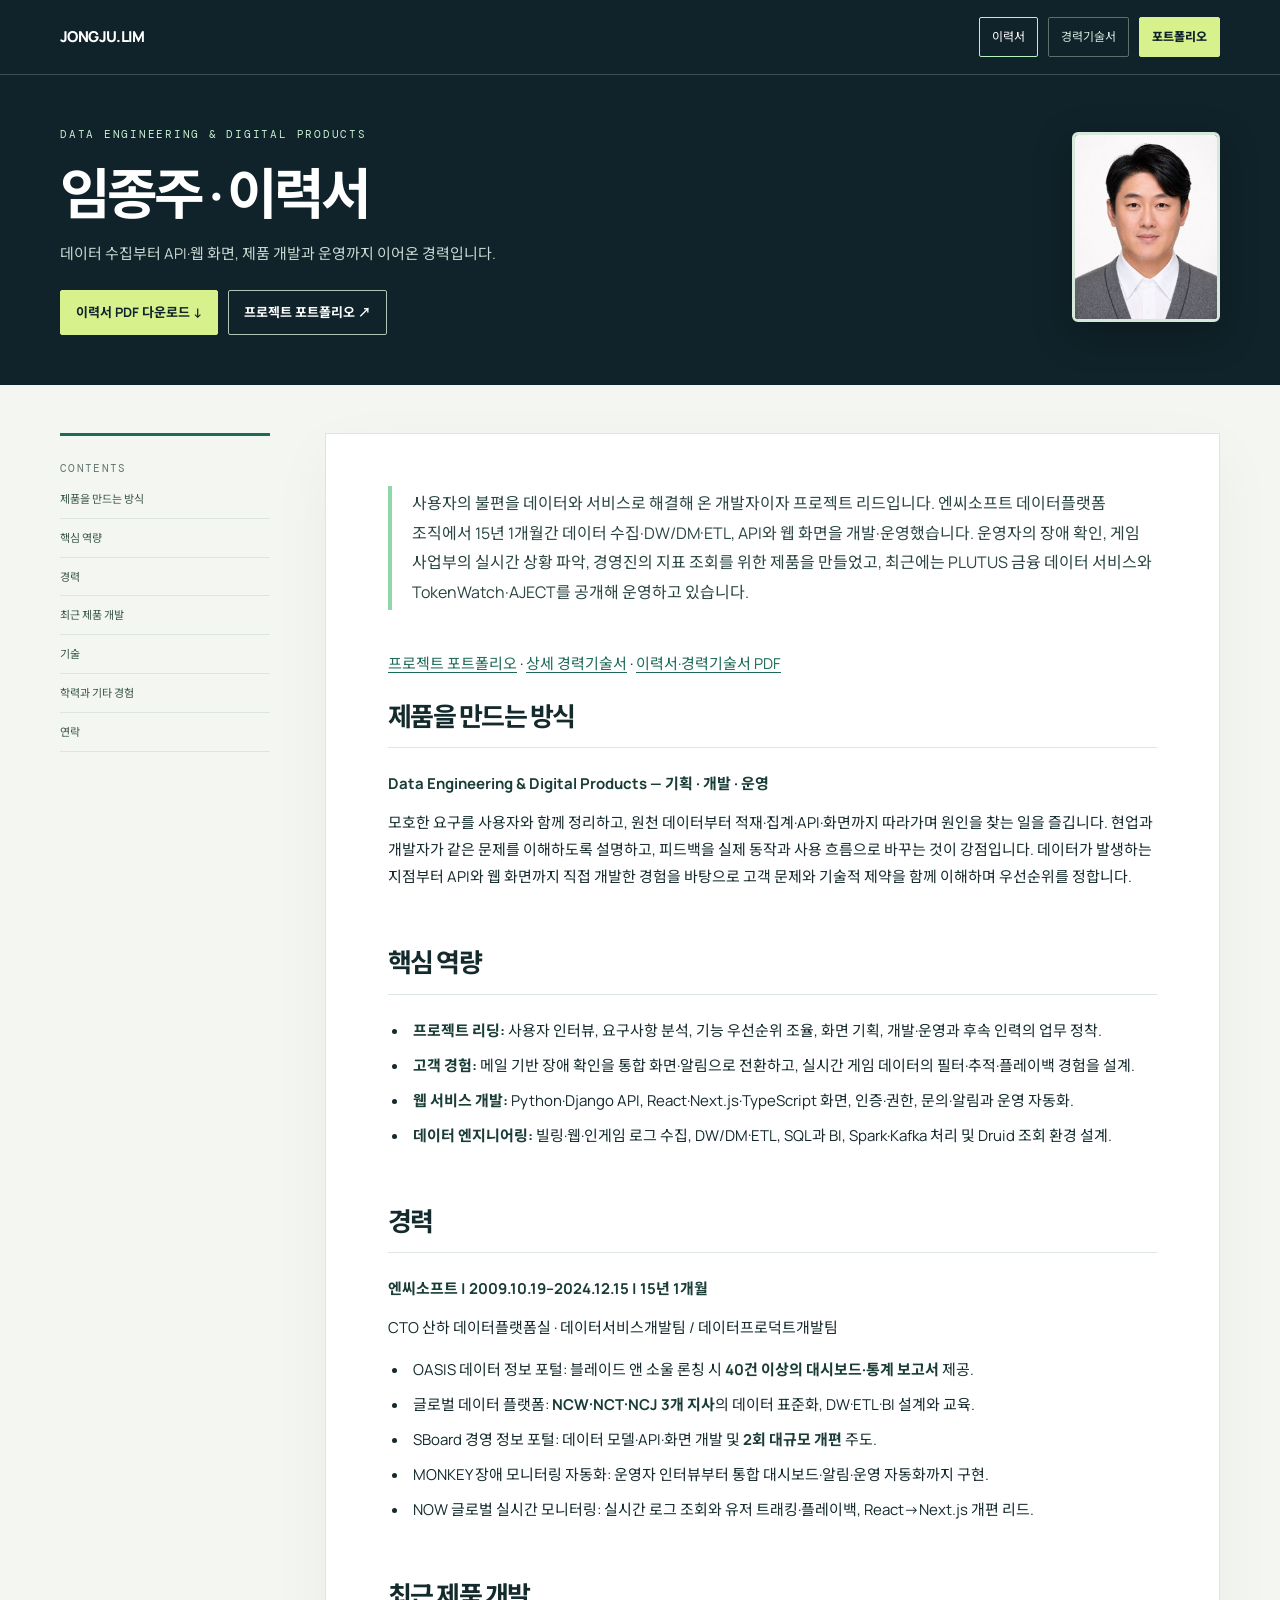
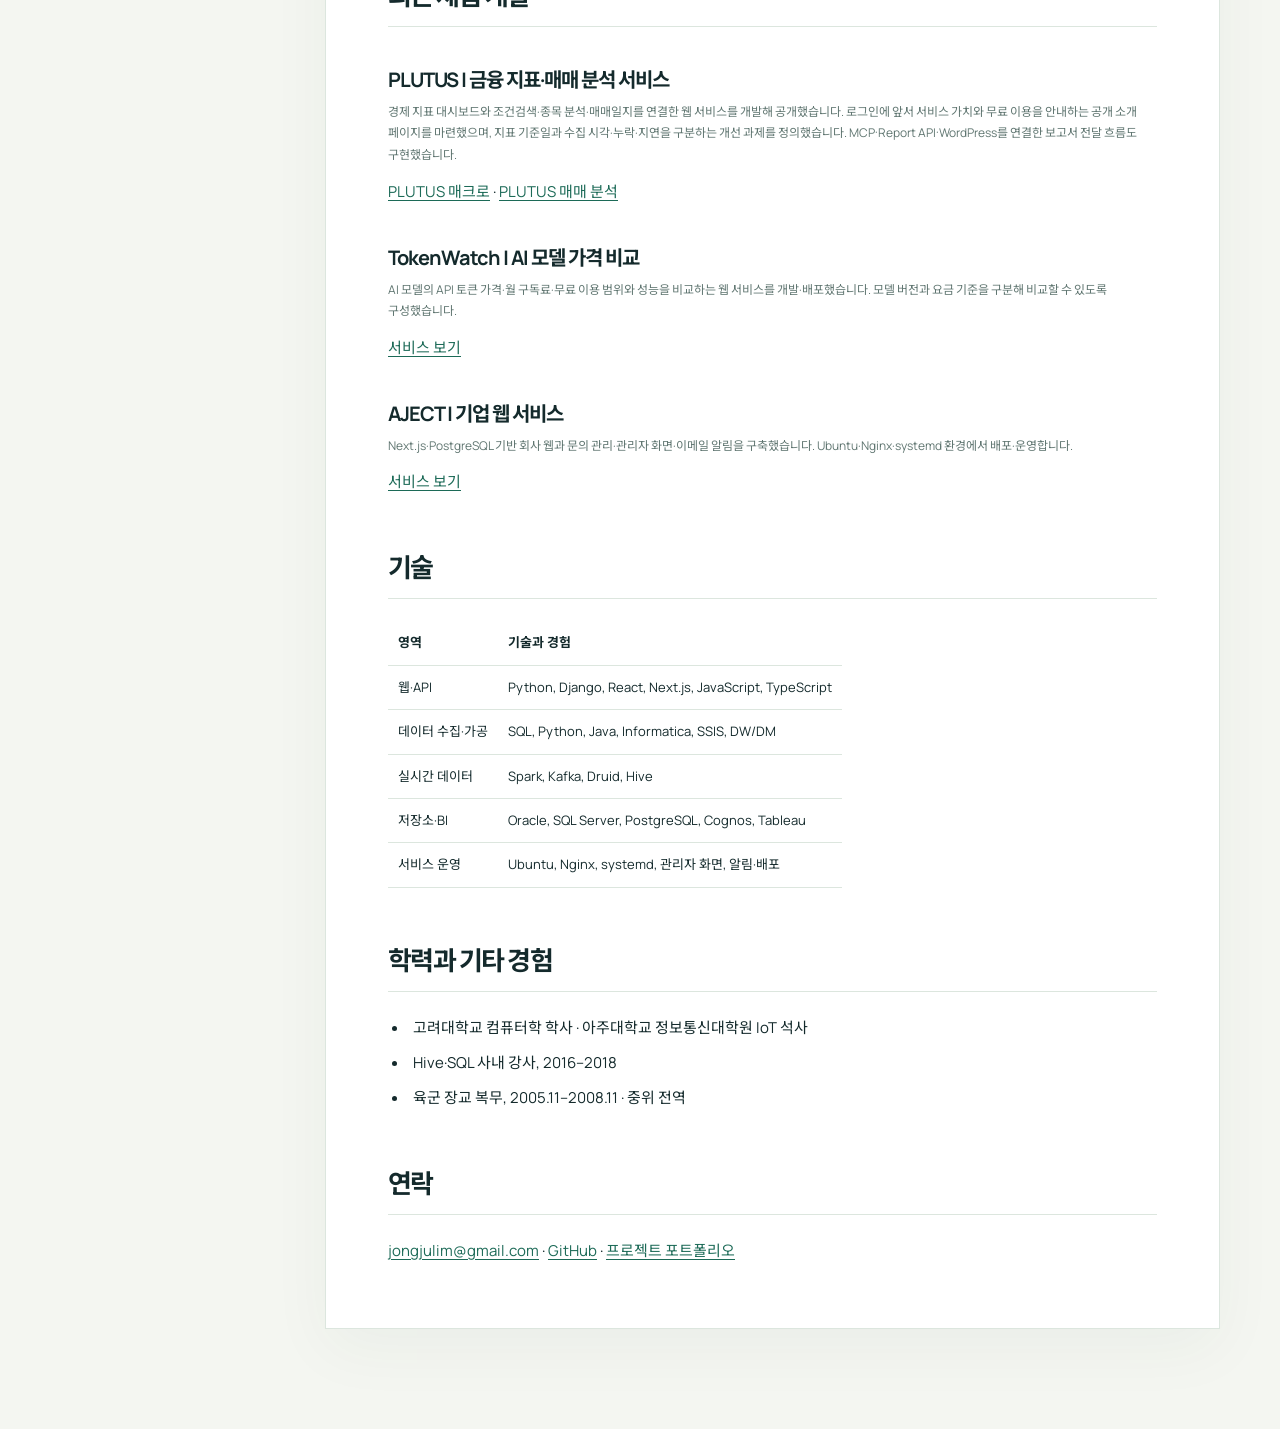
<file: resume.html>
<!doctype html><html lang="ko"><head><meta charset="utf-8"><meta name="viewport" content="width=device-width,initial-scale=1"><meta name="description" content="임종주 이력서 · Data Engineering &amp; Digital Products"><title>임종주 | 이력서 · Data Engineering &amp; Digital Products</title><link rel="preconnect" href="https://fonts.googleapis.com"><link rel="preconnect" href="https://fonts.gstatic.com" crossorigin><link href="https://fonts.googleapis.com/css2?family=DM+Mono:wght@400;500&family=Manrope:wght@500;600;700;800&family=Noto+Sans+KR:wght@400;500;600;700;800&display=swap" rel="stylesheet"><link rel="stylesheet" href="assets/documents.css"></head><body class="resume-document"><header class="topbar"><div class="topbar-inner"><a class="brand" href="/">JONGJU.LIM</a><nav aria-label="자료 메뉴"><a href="resume.html" aria-current="page">이력서</a><a href="career_history.html">경력기술서</a><a href="/#work">포트폴리오</a></nav></div></header><section class="hero"><div class="hero-inner"><div class="hero-copy"><span class="eyebrow">DATA ENGINEERING &amp; DIGITAL PRODUCTS</span><h1>임종주 · 이력서</h1><p>데이터 수집부터 API·웹 화면, 제품 개발과 운영까지 이어온 경력입니다.</p><div class="hero-actions"><a href="resume.pdf" download>이력서 PDF 다운로드 ↓</a><a href="/#work">프로젝트 포트폴리오 ↗</a></div></div><img class="hero-photo" src="assets/jongju-lim-portrait.jpg" alt="임종주 프로필 사진" width="229" height="294"></div></section><div class="layout"><aside class="sidebar" aria-label="섹션 바로가기"><strong>CONTENTS</strong><a href="#제품을-만드는-방식">제품을 만드는 방식</a><a href="#핵심-역량">핵심 역량</a><a href="#경력">경력</a><a href="#최근-제품-개발">최근 제품 개발</a><a href="#기술">기술</a><a href="#학력과-기타-경험">학력과 기타 경험</a><a href="#연락">연락</a></aside><main class="resume" id="main"><h1 class="document-title" id="임종주--이력서">임종주 | 이력서</h1>
<p>사용자의 불편을 데이터와 서비스로 해결해 온 개발자이자 프로젝트
리드입니다. 엔씨소프트 데이터플랫폼 조직에서 15년 1개월간 데이터
수집·DW/DM·ETL, API와 웹 화면을 개발·운영했습니다. 운영자의 장애 확인,
게임 사업부의 실시간 상황 파악, 경영진의 지표 조회를 위한 제품을
만들었고, 최근에는 PLUTUS 금융 데이터 서비스와 TokenWatch·AJECT를 공개해
운영하고 있습니다.</p>
<p><a href="https://ifreeda7.github.io/#work">프로젝트 포트폴리오</a> ·
<a href="https://ifreeda7.github.io/career_history.html">상세
경력기술서</a> · <a
href="https://ifreeda7.github.io/resume.pdf">이력서·경력기술서
PDF</a></p>
<h2 id="제품을-만드는-방식">제품을 만드는 방식</h2>
<p><strong>Data Engineering &amp; Digital Products — 기획 · 개발 ·
운영</strong></p>
<p>모호한 요구를 사용자와 함께 정리하고, 원천 데이터부터
적재·집계·API·화면까지 따라가며 원인을 찾는 일을 즐깁니다. 현업과
개발자가 같은 문제를 이해하도록 설명하고, 피드백을 실제 동작과 사용
흐름으로 바꾸는 것이 강점입니다. 데이터가 발생하는 지점부터 API와 웹
화면까지 직접 개발한 경험을 바탕으로 고객 문제와 기술적 제약을 함께
이해하며 우선순위를 정합니다.</p>
<h2 id="핵심-역량">핵심 역량</h2>
<ul>
<li><strong>프로젝트 리딩:</strong> 사용자 인터뷰, 요구사항 분석, 기능
우선순위 조율, 화면 기획, 개발·운영과 후속 인력의 업무 정착.</li>
<li><strong>고객 경험:</strong> 메일 기반 장애 확인을 통합 화면·알림으로
전환하고, 실시간 게임 데이터의 필터·추적·플레이백 경험을 설계.</li>
<li><strong>웹 서비스 개발:</strong> Python·Django API,
React·Next.js·TypeScript 화면, 인증·권한, 문의·알림과 운영 자동화.</li>
<li><strong>데이터 엔지니어링:</strong> 빌링·웹·인게임 로그 수집,
DW/DM·ETL, SQL과 BI, Spark·Kafka 처리 및 Druid 조회 환경 설계.</li>
</ul>
<h2 id="경력">경력</h2>
<p><strong>엔씨소프트 | 2009.10.19–2024.12.15 | 15년 1개월</strong></p>
<p>CTO 산하 데이터플랫폼실 · 데이터서비스개발팀 /
데이터프로덕트개발팀</p>
<ul>
<li>OASIS 데이터 정보 포털: 블레이드 앤 소울 론칭 시 <strong>40건 이상의
대시보드·통계 보고서</strong> 제공.</li>
<li>글로벌 데이터 플랫폼: <strong>NCW·NCT·NCJ 3개 지사</strong>의 데이터
표준화, DW·ETL·BI 설계와 교육.</li>
<li>SBoard 경영 정보 포털: 데이터 모델·API·화면 개발 및 <strong>2회
대규모 개편</strong> 주도.</li>
<li>MONKEY 장애 모니터링 자동화: 운영자 인터뷰부터 통합
대시보드·알림·운영 자동화까지 구현.</li>
<li>NOW 글로벌 실시간 모니터링: 실시간 로그 조회와 유저 트래킹·플레이백,
React→Next.js 개편 리드.</li>
</ul>
<h2 id="최근-제품-개발">최근 제품 개발</h2>
<h3 id="plutus--금융-지표매매-분석-서비스">PLUTUS | 금융 지표·매매 분석
서비스</h3>
<p>경제 지표 대시보드와 조건검색·종목 분석·매매일지를 연결한 웹 서비스를
개발해 공개했습니다. 로그인에 앞서 서비스 가치와 무료 이용을 안내하는
공개 소개 페이지를 마련했으며, 지표 기준일과 수집 시각·누락·지연을
구분하는 개선 과제를 정의했습니다. MCP·Report API·WordPress를 연결한
보고서 전달 흐름도 구현했습니다.</p>
<p><a href="https://macro.plutus.ai.kr/">PLUTUS 매크로</a> · <a
href="https://trade.plutus.ai.kr/">PLUTUS 매매 분석</a></p>
<h3 id="tokenwatch--ai-모델-가격-비교">TokenWatch | AI 모델 가격
비교</h3>
<p>AI 모델의 API 토큰 가격·월 구독료·무료 이용 범위와 성능을 비교하는 웹
서비스를 개발·배포했습니다. 모델 버전과 요금 기준을 구분해 비교할 수
있도록 구성했습니다.</p>
<p><a href="https://tokenwatch.aject.co.kr/">서비스 보기</a></p>
<h3 id="aject--기업-웹-서비스">AJECT | 기업 웹 서비스</h3>
<p>Next.js·PostgreSQL 기반 회사 웹과 문의 관리·관리자 화면·이메일 알림을
구축했습니다. Ubuntu·Nginx·systemd 환경에서 배포·운영합니다.</p>
<p><a href="https://aject.co.kr/">서비스 보기</a></p>
<h2 id="기술">기술</h2>
<table>
<thead>
<tr class="header">
<th>영역</th>
<th>기술과 경험</th>
</tr>
</thead>
<tbody>
<tr class="odd">
<td>웹·API</td>
<td>Python, Django, React, Next.js, JavaScript, TypeScript</td>
</tr>
<tr class="even">
<td>데이터 수집·가공</td>
<td>SQL, Python, Java, Informatica, SSIS, DW/DM</td>
</tr>
<tr class="odd">
<td>실시간 데이터</td>
<td>Spark, Kafka, Druid, Hive</td>
</tr>
<tr class="even">
<td>저장소·BI</td>
<td>Oracle, SQL Server, PostgreSQL, Cognos, Tableau</td>
</tr>
<tr class="odd">
<td>서비스 운영</td>
<td>Ubuntu, Nginx, systemd, 관리자 화면, 알림·배포</td>
</tr>
</tbody>
</table>
<h2 id="학력과-기타-경험">학력과 기타 경험</h2>
<ul>
<li>고려대학교 컴퓨터학 학사 · 아주대학교 정보통신대학원 IoT 석사</li>
<li>Hive·SQL 사내 강사, 2016–2018</li>
<li>육군 장교 복무, 2005.11–2008.11 · 중위 전역</li>
</ul>
<h2 id="연락">연락</h2>
<p><a href="mailto:jongjulim@gmail.com"><span>jongjulim@gmail.com</span></a>
· <a href="https://github.com/ifreeda7">GitHub</a> · <a
href="https://ifreeda7.github.io/#work">프로젝트 포트폴리오</a></p>
</main></div></body></html>
</file>
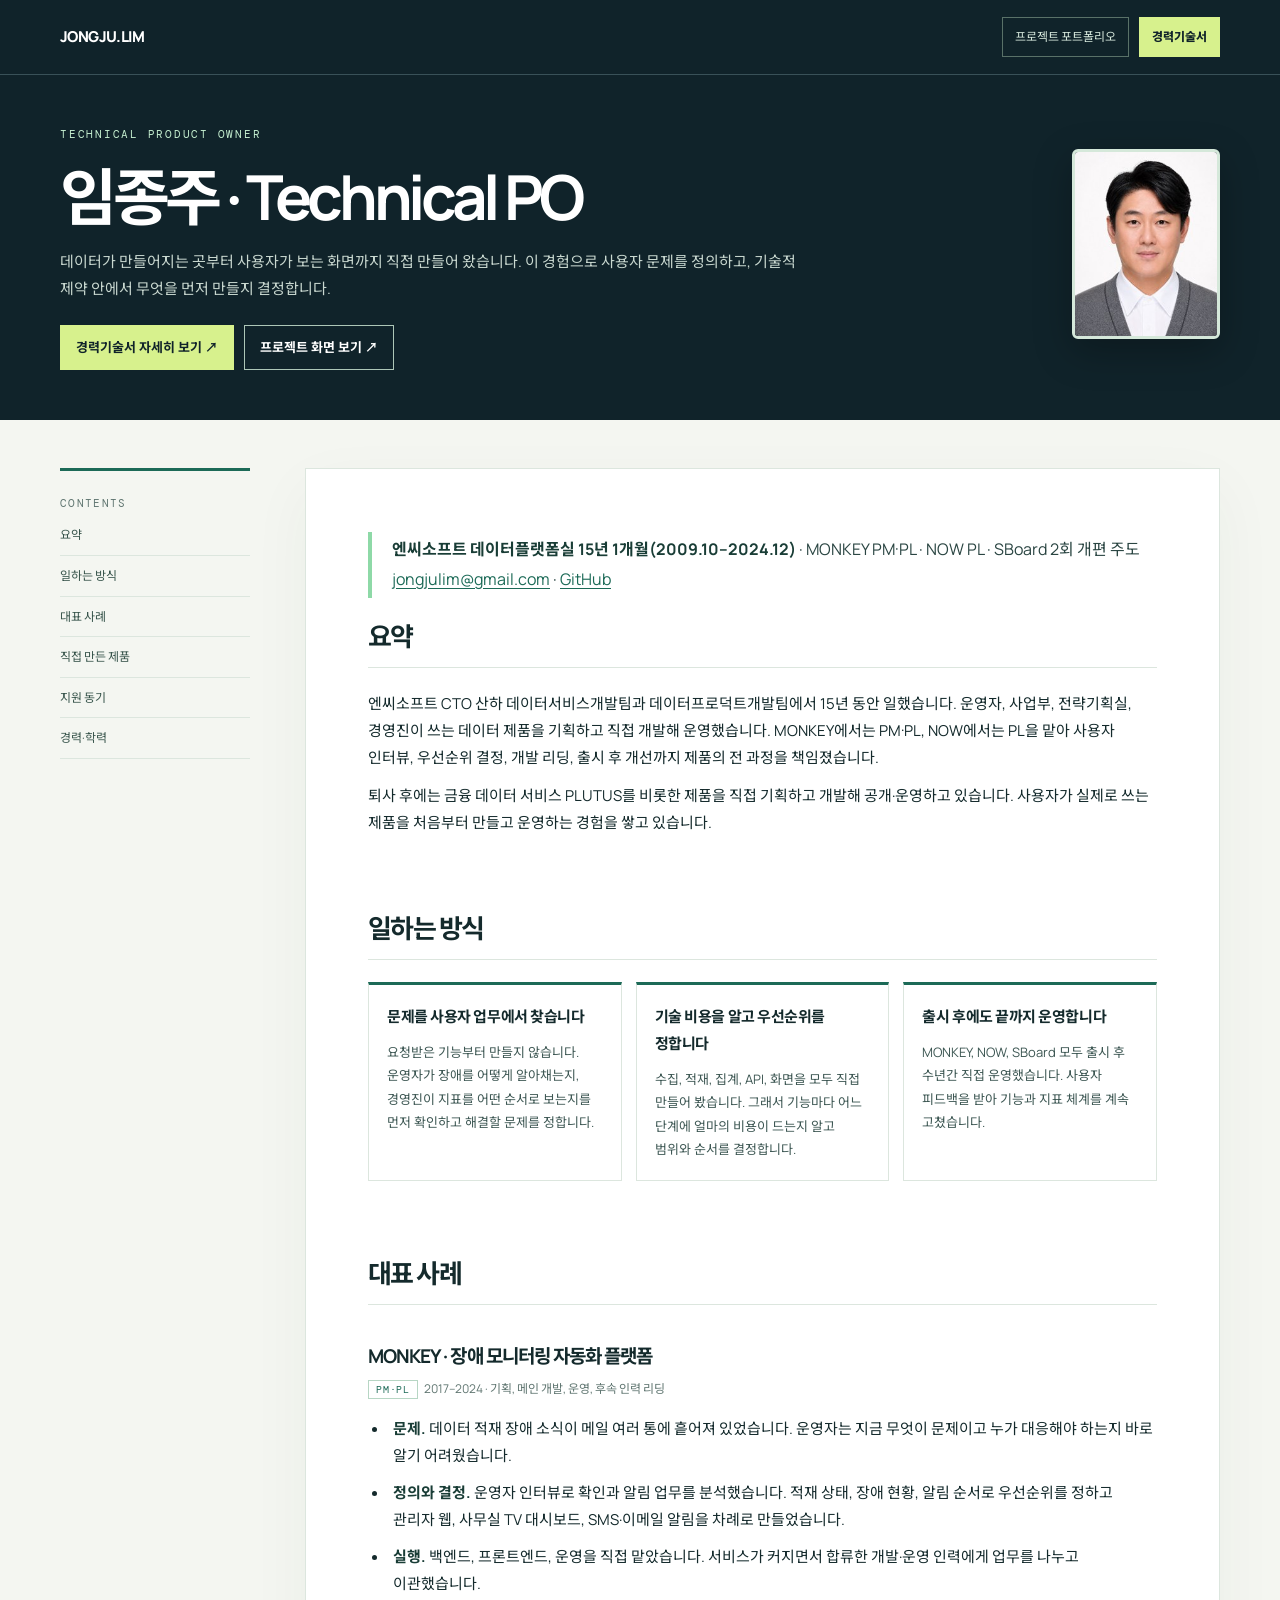
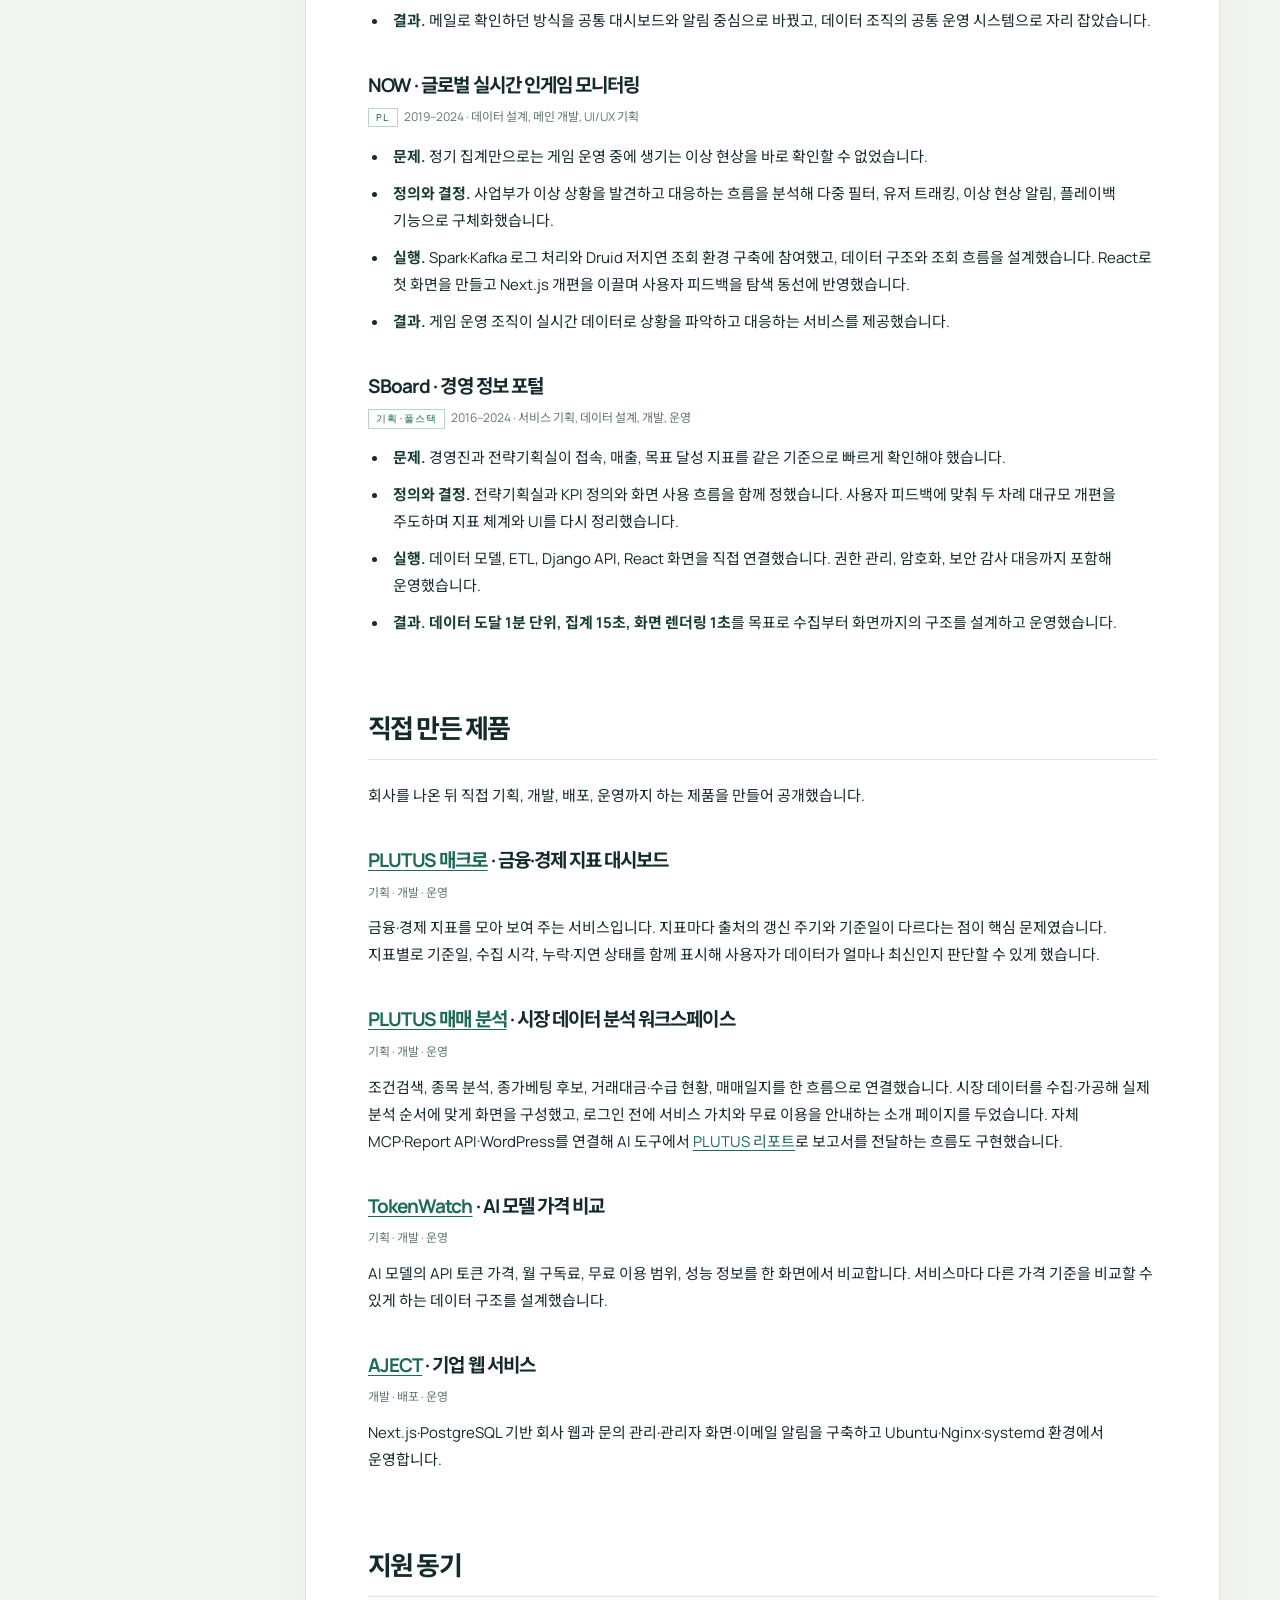
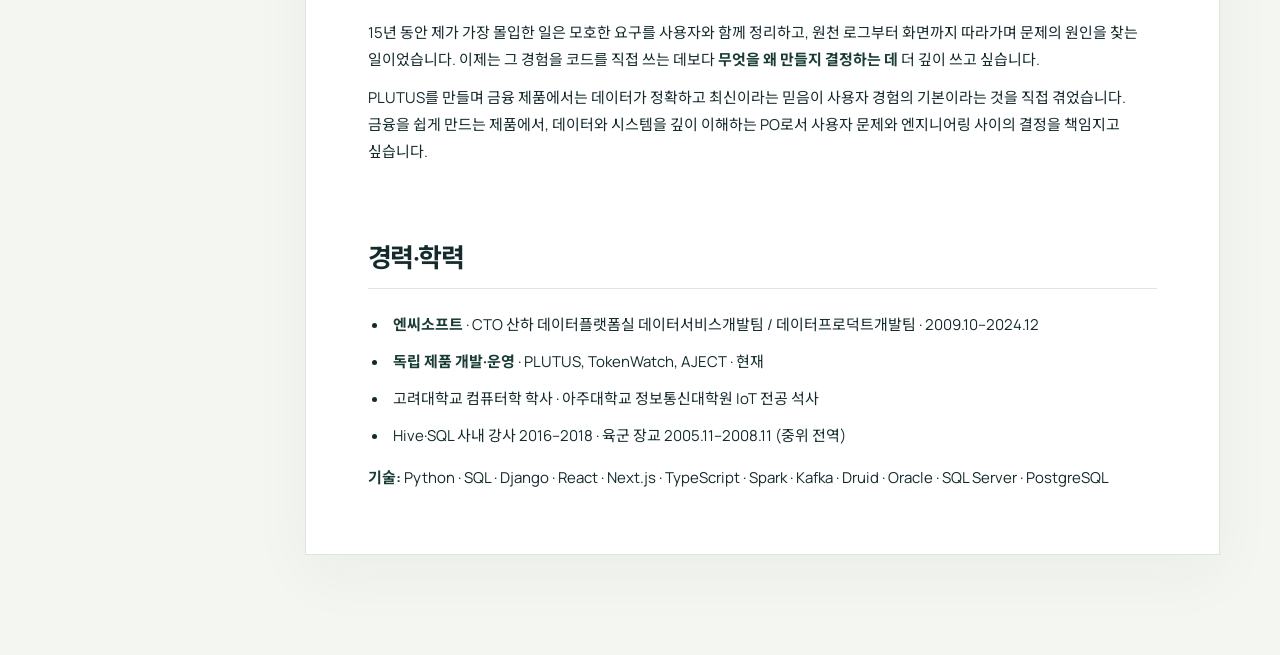
<file: tpo.html>
<!doctype html><html lang="ko"><head><meta charset="utf-8"><meta name="viewport" content="width=device-width,initial-scale=1"><meta name="robots" content="noindex"><meta name="description" content="임종주 Technical Product Owner 지원 자료: 문제 정의, 우선순위 결정, 데이터·웹 기술 이해를 바탕으로 한 제품 리딩"><title>임종주 | Technical Product Owner</title><link rel="preconnect" href="https://fonts.googleapis.com"><link rel="preconnect" href="https://fonts.gstatic.com" crossorigin><link href="https://fonts.googleapis.com/css2?family=DM+Mono:wght@400;500&family=Manrope:wght@500;600;700;800&family=Noto+Sans+KR:wght@400;500;600;700;800&display=swap" rel="stylesheet"><style>
:root{--ink:#142a2c;--muted:#607671;--line:#dce6de;--paper:#f4f6f1;--accent:#1c6a57;--dark:#10232a;--mint:#c5efd0}
*{box-sizing:border-box}html{scroll-behavior:smooth}body{margin:0;background:var(--paper);color:var(--ink);font:15px/1.8 'Manrope','Noto Sans KR',sans-serif;word-break:keep-all}
a{color:var(--accent);text-underline-offset:3px}a:focus-visible{outline:3px solid #e4a53a;outline-offset:3px}
.topbar{background:var(--dark);color:#fff}.topbar-inner{max-width:1220px;margin:auto;padding:17px 30px;display:flex;align-items:center;justify-content:space-between;gap:20px}
.brand{font-weight:800;letter-spacing:-.04em;color:#fff;text-decoration:none}.topbar nav{display:flex;align-items:center;flex-wrap:wrap;gap:10px}
.topbar nav a{color:#d7e9dd;text-decoration:none;font-size:12px;border:1px solid #597168;padding:8px 12px}.topbar nav a:last-child{background:#d7f18d;color:var(--dark);border-color:#d7f18d;font-weight:800}
.hero{background:var(--dark);color:white;border-top:1px solid #395158}.hero-inner{max-width:1220px;margin:auto;padding:44px 30px 50px;display:flex;align-items:center;justify-content:space-between;gap:40px}
.eyebrow{color:var(--mint);font:11px/1.5 'DM Mono',monospace;letter-spacing:.16em}.hero h1{font-size:clamp(38px,5vw,62px);letter-spacing:-.07em;line-height:1.2;margin:14px 0}.hero p{max-width:760px;color:#c9d8d0;margin:0}
.hero-photo{width:148px;height:190px;object-fit:cover;object-position:center top;border-radius:6px;border:3px solid #d5e8da;box-shadow:0 12px 38px #0004;flex:none}.hero-actions{display:flex;flex-wrap:wrap;gap:10px;margin-top:23px}.hero-actions a{display:inline-block;padding:10px 15px;border:1px solid #adc6b7;color:white;text-decoration:none;font-size:13px;font-weight:700}.hero-actions a:first-child{background:#d7f18d;border-color:#d7f18d;color:var(--dark)}.hero-actions a:hover{transform:translateY(-2px)}
.layout{max-width:1220px;margin:auto;padding:48px 30px 100px;display:grid;grid-template-columns:190px minmax(0,1fr);gap:55px}
.sidebar{position:sticky;top:25px;height:max-content;border-top:3px solid var(--accent);padding-top:17px}
.sidebar strong{font:11px 'DM Mono',monospace;letter-spacing:.12em;color:var(--muted)}.sidebar a{display:block;color:#37544b;text-decoration:none;font-size:12px;padding:9px 0;border-bottom:1px solid var(--line)}.sidebar a:hover{color:var(--accent)}
.resume{min-width:0;background:#fff;border:1px solid var(--line);padding:52px 62px;box-shadow:0 20px 60px #153c2b0b}.resume>h1.document-title{display:none}
.lead{font-size:16px;line-height:1.85;color:#2a4542;border-left:4px solid #8ed9a7;padding:3px 0 3px 20px;margin:0 0 40px}
.resume h2{font-size:26px;letter-spacing:-.06em;line-height:1.35;margin:65px 0 22px;padding-top:10px;border-bottom:1px solid var(--line);padding-bottom:13px;scroll-margin-top:24px}
.resume h2:first-of-type{margin-top:0}.resume h3{font-size:19px;letter-spacing:-.05em;line-height:1.45;margin:38px 0 12px;scroll-margin-top:24px}.resume h3+p{color:var(--muted);font-size:12px;margin-top:-5px}
.resume p{margin:11px 0}.resume li{padding-left:4px;margin:10px 0}.resume ul{padding-left:21px}.resume strong{color:#193d36}
.resume em{font-size:12px;color:var(--muted)}
.ways{display:grid;grid-template-columns:repeat(3,1fr);gap:14px;margin-top:20px}.way{border:1px solid var(--line);border-top:3px solid var(--accent);padding:18px 18px 8px}.way b{display:block;font-size:15px;letter-spacing:-.03em}.way p{font-size:13px;color:#3d5753}
.case-tag{display:inline-block;font:10px 'DM Mono',monospace;letter-spacing:.08em;color:var(--accent);border:1px solid #b7d6c4;padding:2px 7px;margin-right:6px}
@media(max-width:850px){.layout{display:block;padding:25px 15px 75px}.sidebar{position:static;display:flex;gap:10px;overflow-x:auto;white-space:nowrap;border:0;margin-bottom:15px;padding:0}.sidebar strong{display:none}.sidebar a{border:1px solid var(--line);padding:7px 11px}.resume{padding:30px 24px}.hero-inner{padding:40px 22px 46px}.topbar-inner{padding:13px 18px}.resume h2{font-size:23px}.resume h3{font-size:18px}.ways{grid-template-columns:1fr}}
@media(max-width:530px){.hero-inner{align-items:flex-start;gap:15px}.hero-photo{width:82px;height:106px;border-width:2px}.hero h1{font-size:30px}.eyebrow{font-size:9px;letter-spacing:.08em}.hero-actions a{font-size:12px;padding:8px 10px}.topbar nav a{font-size:11px;padding:6px 8px}}
@media print{.topbar,.sidebar,.hero{display:none}.layout{display:block;padding:0}.resume{border:0;box-shadow:none;padding:0}.resume>h1.document-title{display:block}.resume h2,.resume h3{break-after:avoid}.ways{grid-template-columns:repeat(3,1fr)}}
</style></head><body><header class="topbar"><div class="topbar-inner"><a class="brand" href="/">JONGJU.LIM</a><nav aria-label="자료 링크"><a href="/#work">프로젝트 포트폴리오</a><a href="career_history.html">경력기술서</a></nav></div></header><div class="hero"><div class="hero-inner"><div class="hero-copy"><span class="eyebrow">TECHNICAL PRODUCT OWNER</span><h1>임종주 · Technical PO</h1><p>데이터가 만들어지는 곳부터 사용자가 보는 화면까지 직접 만들어 왔습니다. 이 경험으로 사용자 문제를 정의하고, 기술적 제약 안에서 무엇을 먼저 만들지 결정합니다.</p><div class="hero-actions"><a href="career_history.html">경력기술서 자세히 보기 ↗</a><a href="/#work">프로젝트 화면 보기 ↗</a></div></div><img class="hero-photo" src="assets/jongju-lim-portrait.jpg" alt="임종주 프로필 사진" width="229" height="294"></div></div><div class="layout"><aside class="sidebar" aria-label="섹션 바로가기"><strong>CONTENTS</strong><a href="#summary">요약</a><a href="#how">일하는 방식</a><a href="#cases">대표 사례</a><a href="#products">직접 만든 제품</a><a href="#why">지원 동기</a><a href="#profile">경력·학력</a></aside><main class="resume"><h1 class="document-title">임종주 | Technical Product Owner</h1>
<p class="lead"><strong>엔씨소프트 데이터플랫폼실 15년 1개월(2009.10–2024.12)</strong> · MONKEY PM·PL · NOW PL · SBoard 2회 개편 주도<br>
<a href="mailto:jongjulim@gmail.com">jongjulim@gmail.com</a> · <a href="https://github.com/ifreeda7">GitHub</a></p>

<h2 id="summary">요약</h2>
<p>엔씨소프트 CTO 산하 데이터서비스개발팀과 데이터프로덕트개발팀에서 15년 동안 일했습니다. 운영자, 사업부, 전략기획실, 경영진이 쓰는 데이터 제품을 기획하고 직접 개발해 운영했습니다. MONKEY에서는 PM·PL, NOW에서는 PL을 맡아 사용자 인터뷰, 우선순위 결정, 개발 리딩, 출시 후 개선까지 제품의 전 과정을 책임졌습니다.</p>
<p>퇴사 후에는 금융 데이터 서비스 PLUTUS를 비롯한 제품을 직접 기획하고 개발해 공개·운영하고 있습니다. 사용자가 실제로 쓰는 제품을 처음부터 만들고 운영하는 경험을 쌓고 있습니다.</p>

<h2 id="how">일하는 방식</h2>
<div class="ways">
<div class="way"><b>문제를 사용자 업무에서 찾습니다</b><p>요청받은 기능부터 만들지 않습니다. 운영자가 장애를 어떻게 알아채는지, 경영진이 지표를 어떤 순서로 보는지를 먼저 확인하고 해결할 문제를 정합니다.</p></div>
<div class="way"><b>기술 비용을 알고 우선순위를 정합니다</b><p>수집, 적재, 집계, API, 화면을 모두 직접 만들어 봤습니다. 그래서 기능마다 어느 단계에 얼마의 비용이 드는지 알고 범위와 순서를 결정합니다.</p></div>
<div class="way"><b>출시 후에도 끝까지 운영합니다</b><p>MONKEY, NOW, SBoard 모두 출시 후 수년간 직접 운영했습니다. 사용자 피드백을 받아 기능과 지표 체계를 계속 고쳤습니다.</p></div>
</div>

<h2 id="cases">대표 사례</h2>
<h3>MONKEY · 장애 모니터링 자동화 플랫폼</h3>
<p><span class="case-tag">PM·PL</span>2017–2024 · 기획, 메인 개발, 운영, 후속 인력 리딩</p>
<ul>
<li><strong>문제.</strong> 데이터 적재 장애 소식이 메일 여러 통에 흩어져 있었습니다. 운영자는 지금 무엇이 문제이고 누가 대응해야 하는지 바로 알기 어려웠습니다.</li>
<li><strong>정의와 결정.</strong> 운영자 인터뷰로 확인과 알림 업무를 분석했습니다. 적재 상태, 장애 현황, 알림 순서로 우선순위를 정하고 관리자 웹, 사무실 TV 대시보드, SMS·이메일 알림을 차례로 만들었습니다.</li>
<li><strong>실행.</strong> 백엔드, 프론트엔드, 운영을 직접 맡았습니다. 서비스가 커지면서 합류한 개발·운영 인력에게 업무를 나누고 이관했습니다.</li>
<li><strong>결과.</strong> 메일로 확인하던 방식을 공통 대시보드와 알림 중심으로 바꿨고, 데이터 조직의 공통 운영 시스템으로 자리 잡았습니다.</li>
</ul>
<!-- TODO(수치): 장애 인지 시간 변화, 모니터링 대상 파이프라인 수, 사용 팀·사용자 수 -->

<h3>NOW · 글로벌 실시간 인게임 모니터링</h3>
<p><span class="case-tag">PL</span>2019–2024 · 데이터 설계, 메인 개발, UI/UX 기획</p>
<ul>
<li><strong>문제.</strong> 정기 집계만으로는 게임 운영 중에 생기는 이상 현상을 바로 확인할 수 없었습니다.</li>
<li><strong>정의와 결정.</strong> 사업부가 이상 상황을 발견하고 대응하는 흐름을 분석해 다중 필터, 유저 트래킹, 이상 현상 알림, 플레이백 기능으로 구체화했습니다.</li>
<li><strong>실행.</strong> Spark·Kafka 로그 처리와 Druid 저지연 조회 환경 구축에 참여했고, 데이터 구조와 조회 흐름을 설계했습니다. React로 첫 화면을 만들고 Next.js 개편을 이끌며 사용자 피드백을 탐색 동선에 반영했습니다.</li>
<li><strong>결과.</strong> 게임 운영 조직이 실시간 데이터로 상황을 파악하고 대응하는 서비스를 제공했습니다.</li>
</ul>
<!-- TODO(수치): 데이터 확인까지 걸리는 시간 변화, 지원 게임·국가 수, 이상 감지 후 대응 사례 -->

<h3>SBoard · 경영 정보 포털</h3>
<p><span class="case-tag">기획·풀스택</span>2016–2024 · 서비스 기획, 데이터 설계, 개발, 운영</p>
<ul>
<li><strong>문제.</strong> 경영진과 전략기획실이 접속, 매출, 목표 달성 지표를 같은 기준으로 빠르게 확인해야 했습니다.</li>
<li><strong>정의와 결정.</strong> 전략기획실과 KPI 정의와 화면 사용 흐름을 함께 정했습니다. 사용자 피드백에 맞춰 두 차례 대규모 개편을 주도하며 지표 체계와 UI를 다시 정리했습니다.</li>
<li><strong>실행.</strong> 데이터 모델, ETL, Django API, React 화면을 직접 연결했습니다. 권한 관리, 암호화, 보안 감사 대응까지 포함해 운영했습니다.</li>
<li><strong>결과.</strong> <strong>데이터 도달 1분 단위, 집계 15초, 화면 렌더링 1초</strong>를 목표로 수집부터 화면까지의 구조를 설계하고 운영했습니다.</li>
</ul>
<!-- TODO(수치): 경영진 사용자 수, 개편 이유와 개편 후 달라진 점 -->

<h2 id="products">직접 만든 제품</h2>
<p>회사를 나온 뒤 직접 기획, 개발, 배포, 운영까지 하는 제품을 만들어 공개했습니다.</p>
<h3><a href="https://macro.plutus.ai.kr/">PLUTUS 매크로</a> · 금융·경제 지표 대시보드</h3>
<p>기획 · 개발 · 운영</p>
<p>금융·경제 지표를 모아 보여 주는 서비스입니다. 지표마다 출처의 갱신 주기와 기준일이 다르다는 점이 핵심 문제였습니다. 지표별로 기준일, 수집 시각, 누락·지연 상태를 함께 표시해 사용자가 데이터가 얼마나 최신인지 판단할 수 있게 했습니다.</p>
<h3><a href="https://trade.plutus.ai.kr/">PLUTUS 매매 분석</a> · 시장 데이터 분석 워크스페이스</h3>
<p>기획 · 개발 · 운영</p>
<p>조건검색, 종목 분석, 종가베팅 후보, 거래대금·수급 현황, 매매일지를 한 흐름으로 연결했습니다. 시장 데이터를 수집·가공해 실제 분석 순서에 맞게 화면을 구성했고, 로그인 전에 서비스 가치와 무료 이용을 안내하는 소개 페이지를 두었습니다. 자체 MCP·Report API·WordPress를 연결해 AI 도구에서 <a href="https://plutus.ai.kr/">PLUTUS 리포트</a>로 보고서를 전달하는 흐름도 구현했습니다.</p>
<h3><a href="https://tokenwatch.aject.co.kr/">TokenWatch</a> · AI 모델 가격 비교</h3>
<p>기획 · 개발 · 운영</p>
<p>AI 모델의 API 토큰 가격, 월 구독료, 무료 이용 범위, 성능 정보를 한 화면에서 비교합니다. 서비스마다 다른 가격 기준을 비교할 수 있게 하는 데이터 구조를 설계했습니다.</p>
<h3><a href="https://aject.co.kr/">AJECT</a> · 기업 웹 서비스</h3>
<p>개발 · 배포 · 운영</p>
<p>Next.js·PostgreSQL 기반 회사 웹과 문의 관리·관리자 화면·이메일 알림을 구축하고 Ubuntu·Nginx·systemd 환경에서 운영합니다.</p>
<!-- TODO(수치): 각 서비스 출시 시점, 방문자·사용자 수, 직접 결정한 기능과 뺀 기능 -->

<h2 id="why">지원 동기</h2>
<p>15년 동안 제가 가장 몰입한 일은 모호한 요구를 사용자와 함께 정리하고, 원천 로그부터 화면까지 따라가며 문제의 원인을 찾는 일이었습니다. 이제는 그 경험을 코드를 직접 쓰는 데보다 <strong>무엇을 왜 만들지 결정하는 데</strong> 더 깊이 쓰고 싶습니다.</p>
<p>PLUTUS를 만들며 금융 제품에서는 데이터가 정확하고 최신이라는 믿음이 사용자 경험의 기본이라는 것을 직접 겪었습니다. 금융을 쉽게 만드는 제품에서, 데이터와 시스템을 깊이 이해하는 PO로서 사용자 문제와 엔지니어링 사이의 결정을 책임지고 싶습니다.</p>

<h2 id="profile">경력·학력</h2>
<ul>
<li><strong>엔씨소프트</strong> · CTO 산하 데이터플랫폼실 데이터서비스개발팀 / 데이터프로덕트개발팀 · 2009.10–2024.12</li>
<li><strong>독립 제품 개발·운영</strong> · PLUTUS, TokenWatch, AJECT · 현재</li>
<li>고려대학교 컴퓨터학 학사 · 아주대학교 정보통신대학원 IoT 전공 석사</li>
<li>Hive·SQL 사내 강사 2016–2018 · 육군 장교 2005.11–2008.11 (중위 전역)</li>
</ul>
<p><strong>기술:</strong> Python · SQL · Django · React · Next.js · TypeScript · Spark · Kafka · Druid · Oracle · SQL Server · PostgreSQL</p>
</main></div></body></html>
</file>
<file: assets/documents.css>
:root{--ink:#142a2c;--muted:#607671;--line:#dce6de;--paper:#f4f6f1;--accent:#1c6a57;--dark:#10232a;--mint:#c5efd0}
*{box-sizing:border-box}html{scroll-behavior:smooth}body{margin:0;background:var(--paper);color:var(--ink);font:15px/1.8 'Manrope','Noto Sans KR',sans-serif;word-break:keep-all}
a{color:var(--accent);text-underline-offset:3px}a:focus-visible{outline:3px solid #e4a53a;outline-offset:3px}
.topbar{background:var(--dark);color:#fff}.topbar-inner{max-width:1220px;margin:auto;padding:17px 30px;display:flex;align-items:center;justify-content:space-between;gap:20px}
.brand{font-weight:800;letter-spacing:-.04em;color:#fff;text-decoration:none}.topbar nav{display:flex;align-items:center;flex-wrap:wrap;gap:10px}
.topbar nav a{color:#d7e9dd;text-decoration:none;font-size:12px;border:1px solid #597168;padding:8px 12px}.topbar nav a:last-child{background:#d7f18d;color:var(--dark);border-color:#d7f18d;font-weight:800}
.hero{background:var(--dark);color:white;border-top:1px solid #395158}.hero-inner{max-width:1220px;margin:auto;padding:44px 30px 50px;display:flex;align-items:center;justify-content:space-between;gap:40px}
.eyebrow{color:var(--mint);font:11px/1.5 'DM Mono',monospace;letter-spacing:.16em}.hero h1{font-size:clamp(38px,5vw,62px);letter-spacing:-.07em;line-height:1.2;margin:14px 0}.hero p{max-width:760px;color:#c9d8d0;margin:0}
.hero-photo{width:148px;height:190px;object-fit:cover;object-position:center top;border-radius:6px;border:3px solid #d5e8da;box-shadow:0 12px 38px #0004;flex:none}.hero-actions{display:flex;flex-wrap:wrap;gap:10px;margin-top:23px}.hero-actions a{display:inline-block;padding:10px 15px;border:1px solid #adc6b7;color:white;text-decoration:none;font-size:13px;font-weight:700}.hero-actions a:first-child{background:#d7f18d;border-color:#d7f18d;color:var(--dark)}.hero-actions a:hover{transform:translateY(-2px)}
.layout{max-width:1220px;margin:auto;padding:48px 30px 100px;display:grid;grid-template-columns:210px minmax(0,1fr);gap:55px}
.sidebar{position:sticky;top:25px;height:max-content;border-top:3px solid var(--accent);padding-top:17px}
.sidebar strong{font:11px 'DM Mono',monospace;letter-spacing:.12em;color:var(--muted)}.sidebar a{display:block;color:#37544b;text-decoration:none;font-size:12px;padding:9px 0;border-bottom:1px solid var(--line)}.sidebar a:hover{color:var(--accent)}
.resume{min-width:0;background:#fff;border:1px solid var(--line);padding:52px 62px;box-shadow:0 20px 60px #153c2b0b}.resume>h1.document-title{display:none}
.resume>p:first-of-type{font-size:16px;line-height:1.85;color:#2a4542;border-left:4px solid #8ed9a7;padding:3px 0 3px 20px;margin:0 0 40px}
.resume h2{font-size:26px;letter-spacing:-.06em;line-height:1.35;margin:65px 0 22px;padding-top:10px;border-bottom:1px solid var(--line);padding-bottom:13px;scroll-margin-top:24px}
.resume h2:first-of-type{margin-top:0}.resume h3{font-size:20px;letter-spacing:-.05em;line-height:1.45;margin:38px 0 12px;scroll-margin-top:24px}.resume h3+p{color:var(--muted);font-size:12px;margin-top:-5px}
.resume p{margin:12px 0}.resume li{padding-left:4px;margin:8px 0}.resume ul{padding-left:21px}.resume strong{color:#193d36}
.resume img{width:100%;max-width:850px;height:auto;border:1px solid var(--line);border-radius:5px;margin-top:10px;display:block}
.resume em{font-size:12px;color:var(--muted)}.resume table{width:100%;border-collapse:collapse;font-size:13px}.resume th,.resume td{border-bottom:1px solid var(--line);padding:10px;text-align:left}
.resume blockquote{border-left:3px solid var(--mint);margin:20px 0;padding-left:18px;color:var(--muted)}.endnote{max-width:1220px;margin:-65px auto 50px;padding:0 30px;color:var(--muted);font-size:12px}
@media(max-width:850px){.layout{display:block;padding:25px 15px 75px}.sidebar{position:static;display:flex;gap:10px;overflow-x:auto;white-space:nowrap;border:0;margin-bottom:15px;padding:0}.sidebar strong{display:none}.sidebar a{border:1px solid var(--line);padding:7px 11px}.resume{padding:30px 24px}.hero-inner{padding:40px 22px 46px}.topbar-inner{padding:13px 18px}.resume h2{font-size:23px}.resume h3{font-size:18px}.endnote{margin:-50px auto 35px}}
@media(max-width:530px){.hero-inner{align-items:flex-start;gap:15px}.hero-photo{width:82px;height:106px;border-width:2px}.hero h1{font-size:30px}.eyebrow{font-size:9px;letter-spacing:.08em}.hero-actions a{font-size:12px;padding:8px 10px}.topbar nav a{font-size:11px;padding:6px 8px}.topbar nav a:nth-child(2){display:none}}
@media print{.topbar,.sidebar,.hero,.endnote{display:none}.layout{display:block;padding:0}.resume{border:0;box-shadow:none;padding:0}.resume>h1.document-title{display:block}.resume h2{break-after:avoid}.resume h3{break-after:avoid}.resume img{max-height:260px;object-fit:contain;object-position:left}}

.hero h1{font-size:clamp(34px,4.5vw,55px)}.hero p{max-width:750px}.topbar nav a{border-radius:2px}.topbar nav a[aria-current=page]{color:#fff;border-color:#b8f3c4}.hero-actions a{border-radius:2px}.resume table{display:block;overflow-x:auto}.resume h2{margin-top:45px}.career-document .resume>p:first-of-type{font-size:13px;border-left:0;padding:0;color:var(--muted);margin-bottom:16px}.resume hr{border:0;border-top:1px solid var(--line);margin:30px 0}.sidebar a{font-size:11px}.hero-photo{align-self:center}
@media(max-width:530px){.topbar-inner{align-items:flex-start}.topbar nav{justify-content:flex-end;gap:6px}.topbar nav a:nth-child(2){display:inline-block}.topbar nav a{font-size:10px;padding:5px 7px}.hero-inner{gap:13px}.hero-copy{min-width:0}.hero h1{font-size:29px}.hero p{font-size:13px}.hero-photo{width:74px;height:95px;align-self:flex-start}.resume{padding:26px 20px}.resume h2{font-size:21px}.resume h3{font-size:18px}}
</file>
